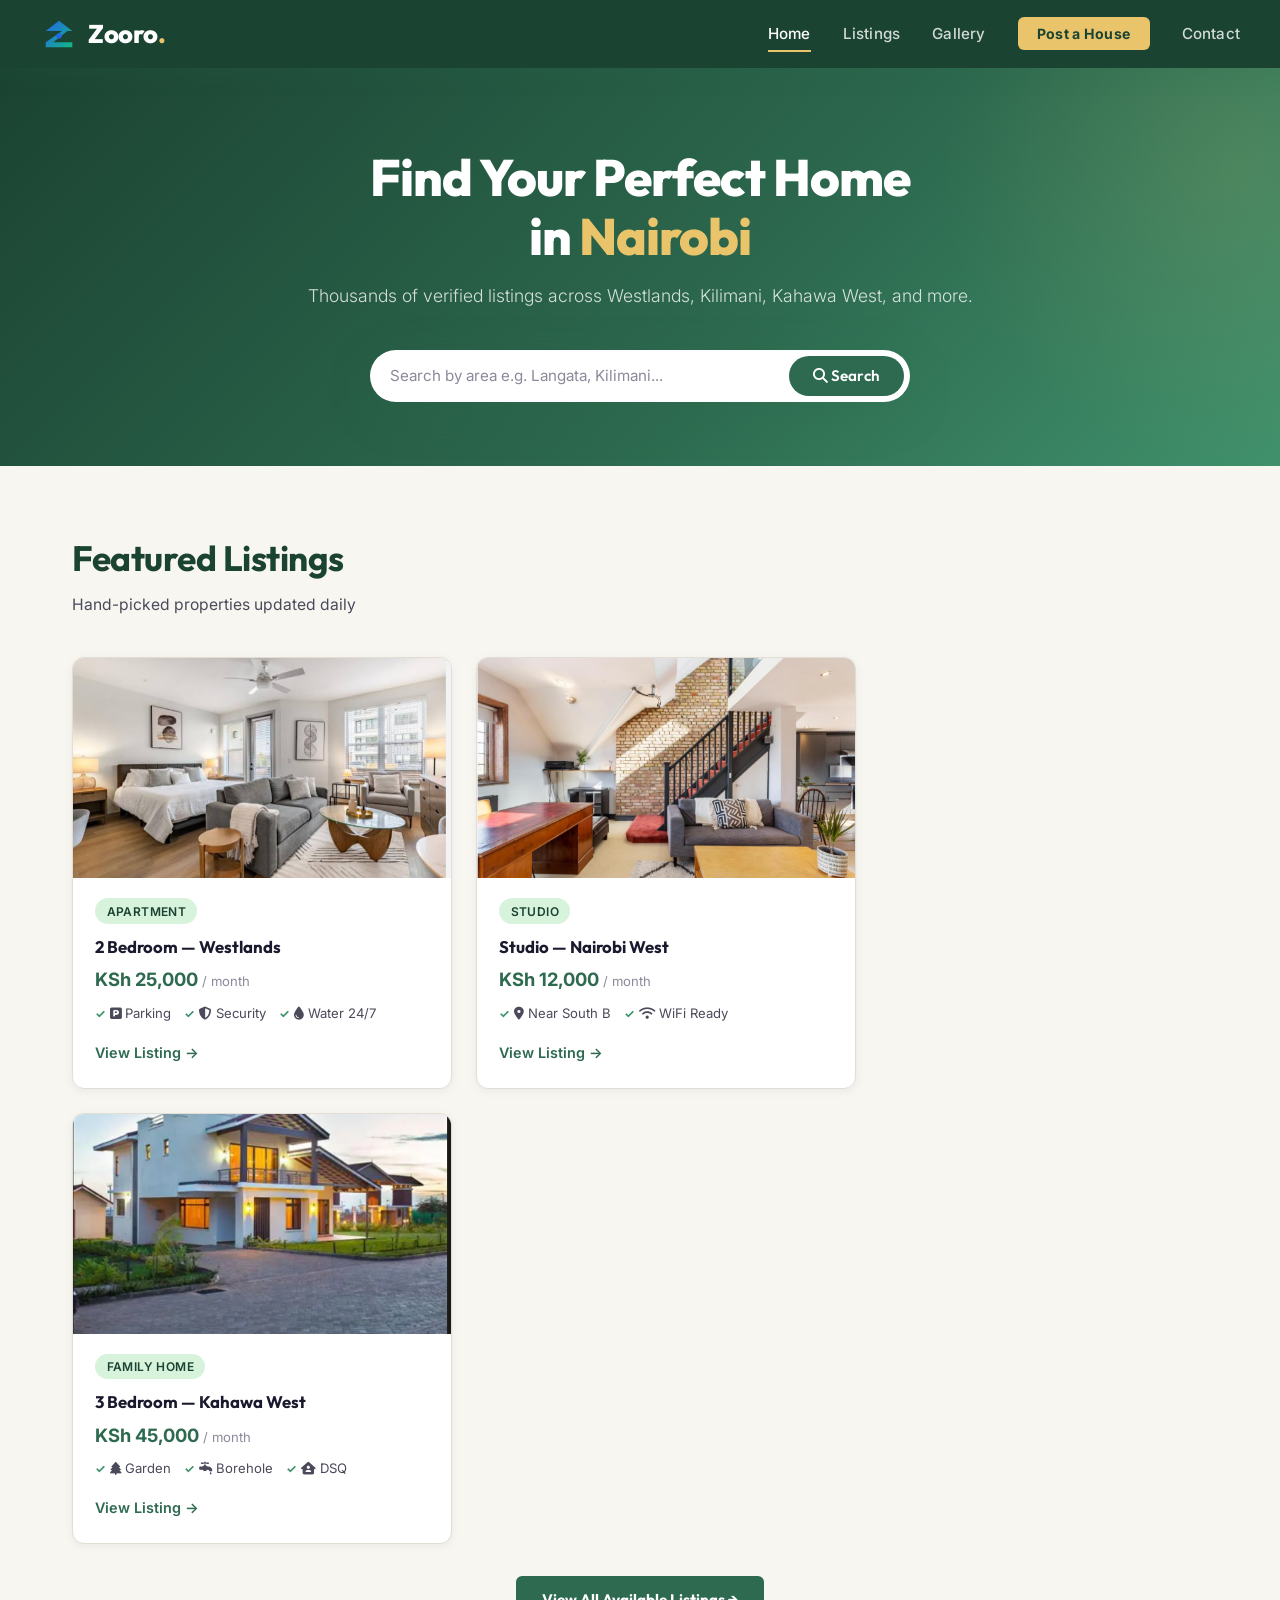
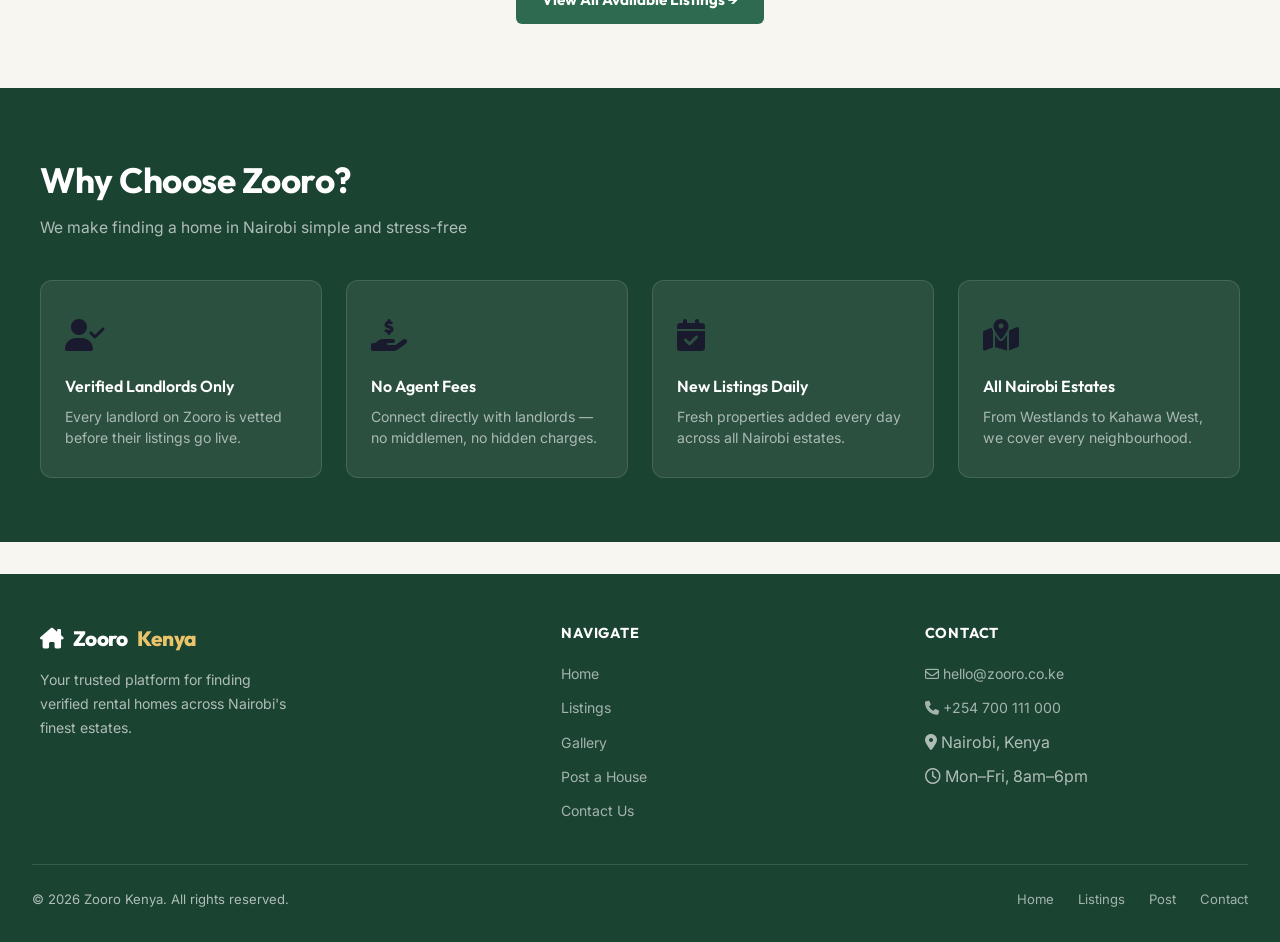
<file: index.html>
<!DOCTYPE html>
<html lang="en">
<head>
  <meta charset="UTF-8" />
  <meta name="viewport" content="width=device-width, initial-scale=1.0" />
  <title>Zooro — Find Your Home in Nairobi</title>
  <link rel="stylesheet" href="style.css" />
  <link rel="icon" type="image/svg+xml" href="favicon.svg.txt">
  <!-- Font Awesome 6 Icons -->
  <link rel="stylesheet" href="https://cdnjs.cloudflare.com/ajax/libs/font-awesome/6.5.1/css/all.min.css">
</head>
<body>

  <!-- NAVIGATION -->
  <nav>
    <div class="nav-container">
      <a href="index.html" class="brand-logo">
        <svg class="logo-svg" viewBox="0 0 100 100" xmlns="http://www.w3.org/2000/svg">
          <defs>
            <linearGradient id="zooroGradient" x1="0%" y1="0%" x2="100%" y2="100%">
              <stop offset="0%" stop-color="#2563EB" />
              <stop offset="100%" stop-color="#10B981" />
            </linearGradient>
          </defs>
          <path d="M 15 42 L 50 15 L 85 42 L 72 42 L 35 72 L 85 72 L 85 85 L 15 85 L 15 72 L 58 42 Z" fill="url(#zooroGradient)" />
          <circle cx="50" cy="55" r="7" fill="#2563EB" />
        </svg>
        <span class="brand-name">Zooro<span class="brand-dot">.</span></span>
      </a>
      <ul class="nav-links">
        <li><a href="index.html" class="active">Home</a></li>
        <li><a href="listings.html">Listings</a></li>
        <li><a href="gallery.html">Gallery</a></li>
        <li><a href="post.html" class="nav-cta">Post a House</a></li>
        <li><a href="contact.html">Contact</a></li>
      </ul>
    </div>
  </nav>

  <!-- HERO -->
  <header class="hero">
    <div class="hero-content">
      <h1>Find Your Perfect Home<br/>in <span>Nairobi</span></h1>
      <p>Thousands of verified listings across Westlands, Kilimani, Kahawa West, and more.</p>
      <form class="search-bar" action="listings.html" method="get">
        <input type="text" name="area" placeholder="Search by area e.g. Langata, Kilimani..." />
        <button type="submit"><i class="fa-solid fa-magnifying-glass"></i> Search</button>
      </form>
    </div>
  </header>

  <!-- FEATURED LISTINGS -->
  <section>
    <h2 class="section-title">Featured Listings</h2>
    <p class="section-subtitle">Hand-picked properties updated daily</p>
    <div class="listings-grid">

      <article class="listing-card">
        <img src="house2.1.png" alt="2 bedroom house in Westlands" />
        <div class="listing-card-body">
          <span class="listing-tag">Apartment</span>
          <h3>2 Bedroom — Westlands</h3>
          <p class="listing-price">KSh 25,000 <span>/ month</span></p>
          <ul class="listing-features">
            <li><i class="fa-solid fa-square-parking"></i> Parking</li>
            <li><i class="fa-solid fa-shield-halved"></i> Security</li>
            <li><i class="fa-solid fa-droplet"></i> Water 24/7</li>
          </ul>
          <a href="listings.html" class="btn-view">View Listing →</a>
        </div>
      </article>

      <article class="listing-card">
        <img src="house4.png" alt="Studio apartment near South B" />
        <div class="listing-card-body">
          <span class="listing-tag">Studio</span>
          <h3>Studio — Nairobi West</h3>
          <p class="listing-price">KSh 12,000 <span>/ month</span></p>
          <ul class="listing-features">
            <li><i class="fa-solid fa-location-dot"></i> Near South B</li>
            <li><i class="fa-solid fa-wifi"></i> WiFi Ready</li>
          </ul>
          <a href="listings.html" class="btn-view">View Listing →</a>
        </div>
      </article>

      <article class="listing-card">
        <img src="house3.png" alt="3 bedroom in Kahawa West" />
        <div class="listing-card-body">
          <span class="listing-tag">Family Home</span>
          <h3>3 Bedroom — Kahawa West</h3>
          <p class="listing-price">KSh 45,000 <span>/ month</span></p>
          <ul class="listing-features">
            <li><i class="fa-solid fa-tree"></i> Garden</li>
            <li><i class="fa-solid fa-faucet-drip"></i> Borehole</li>
            <li><i class="fa-solid fa-house-user"></i> DSQ</li>
          </ul>
          <a href="listings.html" class="btn-view">View Listing →</a>
        </div>
      </article>

    </div>
    <div style="text-align:center; margin-top:2rem;">
      <a href="listings.html" class="btn-primary">View All Available Listings →</a>
    </div>
  </section>

  <!-- WHY ZOORO -->
  <div class="features-section">
    <div class="features-inner">
      <h2 class="section-title">Why Choose Zooro?</h2>
      <p class="section-subtitle">We make finding a home in Nairobi simple and stress-free</p>
      <div class="features-grid">
        <div class="feature-card">
          <div class="feature-icon"><i class="fa-solid fa-user-check"></i></div>
          <h4>Verified Landlords Only</h4>
          <p>Every landlord on Zooro is vetted before their listings go live.</p>
        </div>
        <div class="feature-card">
          <div class="feature-icon"><i class="fa-solid fa-hand-holding-dollar"></i></div>
          <h4>No Agent Fees</h4>
          <p>Connect directly with landlords — no middlemen, no hidden charges.</p>
        </div>
        <div class="feature-card">
          <div class="feature-icon"><i class="fa-solid fa-calendar-check"></i></div>
          <h4>New Listings Daily</h4>
          <p>Fresh properties added every day across all Nairobi estates.</p>
        </div>
        <div class="feature-card">
          <div class="feature-icon"><i class="fa-solid fa-map-location-dot"></i></div>
          <h4>All Nairobi Estates</h4>
          <p>From Westlands to Kahawa West, we cover every neighbourhood.</p>
        </div>
      </div>
    </div>
  </div>

  <!-- FOOTER -->
  <footer>
    <div class="footer-inner">
      <div class="footer-brand">
        <div class="nav-logo"><i class="fa-solid fa-house-chimney"></i> Zooro<span style="color:var(--gold)">Kenya</span></div>
        <p>Your trusted platform for finding verified rental homes across Nairobi's finest estates.</p>
      </div>
      <div class="footer-col">
        <h5>Navigate</h5>
        <ul>
          <li><a href="index.html">Home</a></li>
          <li><a href="listings.html">Listings</a></li>
          <li><a href="gallery.html">Gallery</a></li>
          <li><a href="post.html">Post a House</a></li>
          <li><a href="contact.html">Contact Us</a></li>
        </ul>
      </div>
      <div class="footer-col">
        <h5>Contact</h5>
        <ul>
          <li><a href="mailto:hello@zooro.co.ke"><i class="fa-regular fa-envelope"></i> hello@zooro.co.ke</a></li>
          <li><a href="tel:+254700111000"><i class="fa-solid fa-phone"></i> +254 700 111 000</a></li>
          <li><span><i class="fa-solid fa-location-dot"></i> Nairobi, Kenya</span></li>
          <li><span><i class="fa-regular fa-clock"></i> Mon–Fri, 8am–6pm</span></li>
        </ul>
      </div>
    </div>
    <div class="footer-bottom">
      <span>© 2026 Zooro Kenya. All rights reserved.</span>
      <div style="display:flex;gap:1.5rem;">
        <a href="index.html">Home</a>
        <a href="listings.html">Listings</a>
        <a href="post.html">Post</a>
        <a href="contact.html">Contact</a>
      </div>
    </div>
  </footer>

  <script src="script.js" defer></script>
</body>
</html>
</file>
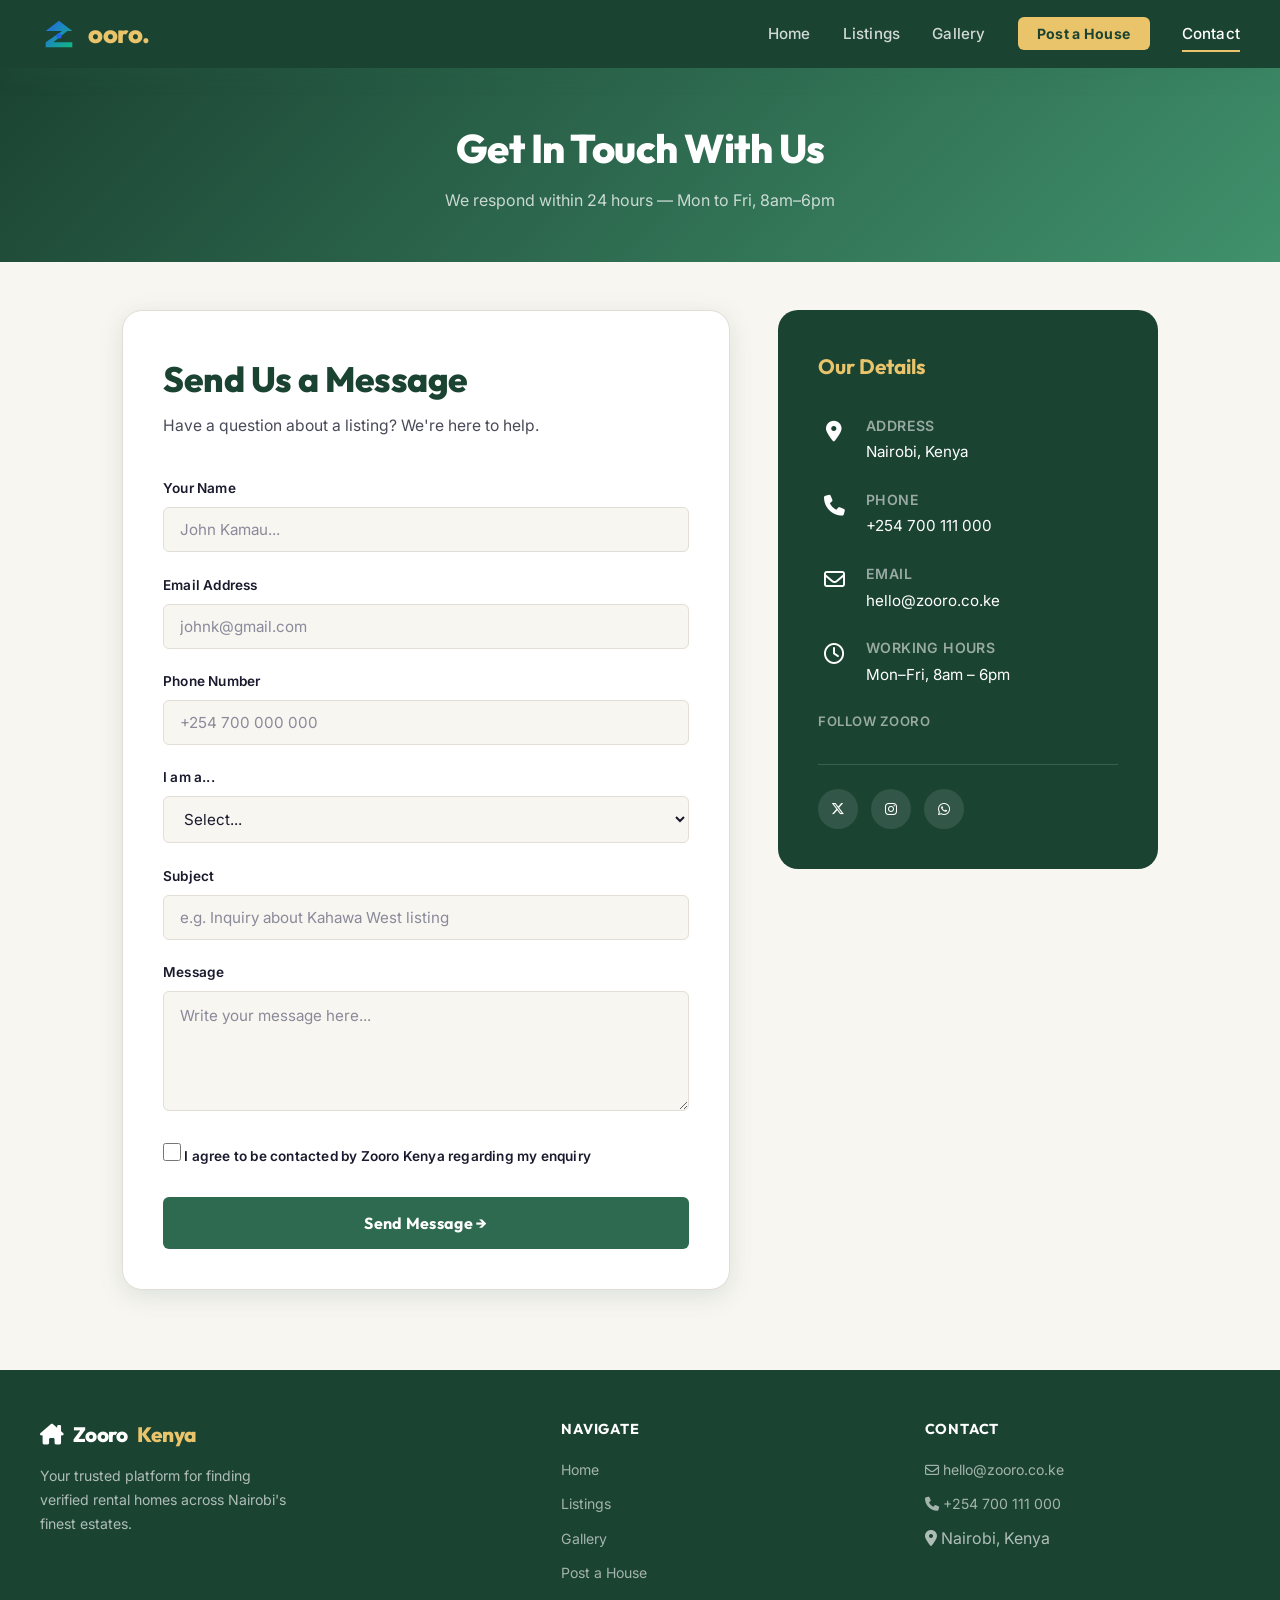
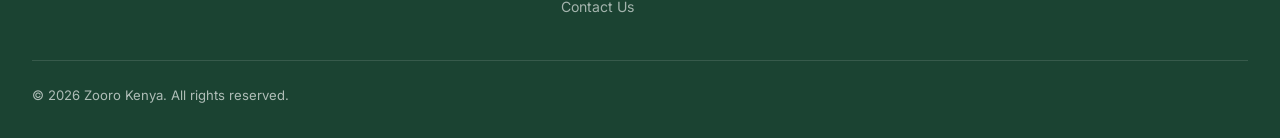
<file: contact.html>
<!DOCTYPE html>
<html lang="en">
<head>
  <meta charset="UTF-8" />
  <meta name="viewport" content="width=device-width, initial-scale=1.0" />
  <title>Contact Us — Zooro Kenya</title>
  <link rel="stylesheet" href="style.css" />
  <link rel="icon" type="image/svg+xml" href="favicon.svg.txt">
  <!-- Font Awesome 6 Icons -->
  <link rel="stylesheet" href="https://cdnjs.cloudflare.com/ajax/libs/font-awesome/6.5.1/css/all.min.css">
</head>
<body>

  <nav>
    <div class="nav-container">
      <a href="index.html" class="nav-logo">
        <svg class="logo-svg" viewBox="0 0 100 100" xmlns="http://www.w3.org/2000/svg">
          <defs>
            <linearGradient id="zooroGradient" x1="0%" y1="0%" x2="100%" y2="100%">
              <stop offset="0%" stop-color="#2563EB" />
              <stop offset="100%" stop-color="#10B981" />
            </linearGradient>
          </defs>
          <path d="M 15 42 L 50 15 L 85 42 L 72 42 L 35 72 L 85 72 L 85 85 L 15 85 L 15 72 L 58 42 Z" fill="url(#zooroGradient)" />
          <circle cx="50" cy="55" r="7" fill="#2563EB" />
        </svg>
        <span class="brand-name">ooro<span class="brand-dot">.</span></span>
      </a>
      <ul class="nav-links">
        <li><a href="index.html">Home</a></li>
        <li><a href="listings.html">Listings</a></li>
        <li><a href="gallery.html">Gallery</a></li>
        <li><a href="post.html" class="nav-cta">Post a House</a></li>
        <li><a href="contact.html" class="active">Contact</a></li>
      </ul>
    </div>
  </nav>

  <div class="page-header">
    <h1>Get In Touch With Us</h1>
    <p>We respond within 24 hours — Mon to Fri, 8am–6pm</p>
  </div>

  <div class="contact-layout">

    <!-- CONTACT FORM -->
    <div>
      <div class="form-card">
        <div class="form-header">
          <h2>Send Us a Message</h2>
          <p>Have a question about a listing? We're here to help.</p>
        </div>

        <form action="#" method="post">

          <div class="form-group">
            <label for="name">Your Name</label>
            <input type="text" id="name" name="name"
                   placeholder="John Kamau..." required />
          </div>

          <div class="form-group">
            <label for="email">Email Address</label>
            <input type="email" id="email" name="email"
                   placeholder="johnk@gmail.com" required />
          </div>

          <div class="form-group">
            <label for="contact-phone">Phone Number</label>
            <input type="tel" id="contact-phone" name="phone"
                   placeholder="+254 700 000 000" />
          </div>

          <div class="form-group">
            <label for="user-type">I am a...</label>
            <select id="user-type" name="user_type">
              <option value="" disabled selected>Select...</option>
              <option>Tenant</option>
              <option>Landlord</option>
              <option>Other</option>
            </select>
          </div>

          <div class="form-group">
            <label for="subject">Subject</label>
            <input type="text" id="subject" name="subject"
                   placeholder="e.g. Inquiry about Kahawa West listing" />
          </div>

          <div class="form-group">
            <label for="message">Message</label>
            <textarea id="message" name="message"
                      placeholder="Write your message here..." required></textarea>
          </div>

          <div class="form-group">
            <label class="checkbox-label">
              <input type="checkbox" name="agree" required />
              I agree to be contacted by Zooro Kenya regarding my enquiry
            </label>
          </div>

          <button type="submit" class="btn-submit">Send Message →</button>

        </form>
      </div>
    </div>

    <!-- OUR DETAILS SIDEBAR -->
    <div>
      <div class="contact-details-card">
        <h3>Our Details</h3>

        <address style="font-style:normal;">
          <div class="contact-item">
            <span class="contact-item-icon"><i class="fa-solid fa-location-dot"></i></span>
            <div class="contact-item-text">
              <p>Address</p>
              <span>Nairobi, Kenya</span>
            </div>
          </div>

          <div class="contact-item">
            <span class="contact-item-icon"><i class="fa-solid fa-phone"></i></span>
            <div class="contact-item-text">
              <p>Phone</p>
              <a href="tel:+254700111000">+254 700 111 000</a>
            </div>
          </div>

          <div class="contact-item">
            <span class="contact-item-icon"><i class="fa-regular fa-envelope"></i></span>
            <div class="contact-item-text">
              <p>Email</p>
              <a href="mailto:hello@zooro.co.ke">hello@zooro.co.ke</a>
            </div>
          </div>

          <div class="contact-item">
            <span class="contact-item-icon"><i class="fa-regular fa-clock"></i></span>
            <div class="contact-item-text">
              <p>Working Hours</p>
              <span>Mon–Fri, 8am – 6pm</span>
            </div>
          </div>
        </address>

        <div>
          <p style="color:rgba(255,255,255,0.55); font-size:0.82rem; text-transform:uppercase;
                    font-weight:600; letter-spacing:0.5px; margin-bottom:0.8rem;">
            Follow Zooro
          </p>
          <div class="social-links">
            <a href="#" class="social-link" aria-label="X (Twitter)"><i class="fa-brands fa-x-twitter"></i></a>
            <a href="#" class="social-link" aria-label="Instagram"><i class="fa-brands fa-instagram"></i></a>
            <a href="#" class="social-link" aria-label="WhatsApp"><i class="fa-brands fa-whatsapp"></i></a>
          </div>
        </div>
      </div>
    </div>

  </div>

  <footer>
    <div class="footer-inner">
      <div class="footer-brand">
        <div class="nav-logo"><i class="fa-solid fa-house-chimney"></i> Zooro<span style="color:var(--gold)">Kenya</span></div>
        <p>Your trusted platform for finding verified rental homes across Nairobi's finest estates.</p>
      </div>
      <div class="footer-col">
        <h5>Navigate</h5>
        <ul>
          <li><a href="index.html">Home</a></li>
          <li><a href="listings.html">Listings</a></li>
          <li><a href="gallery.html">Gallery</a></li>
          <li><a href="post.html">Post a House</a></li>
          <li><a href="contact.html">Contact Us</a></li>
        </ul>
      </div>
      <div class="footer-col">
        <h5>Contact</h5>
        <ul>
          <li><a href="mailto:hello@zooro.co.ke"><i class="fa-regular fa-envelope"></i> hello@zooro.co.ke</a></li>
          <li><a href="tel:+254700111000"><i class="fa-solid fa-phone"></i> +254 700 111 000</a></li>
          <li><span><i class="fa-solid fa-location-dot"></i> Nairobi, Kenya</span></li>
        </ul>
      </div>
    </div>
    <div class="footer-bottom">
      <span>© 2026 Zooro Kenya. All rights reserved.</span>
    </div>
  </footer>

  <script src="script.js" defer></script>
</body>
</html>
</file>
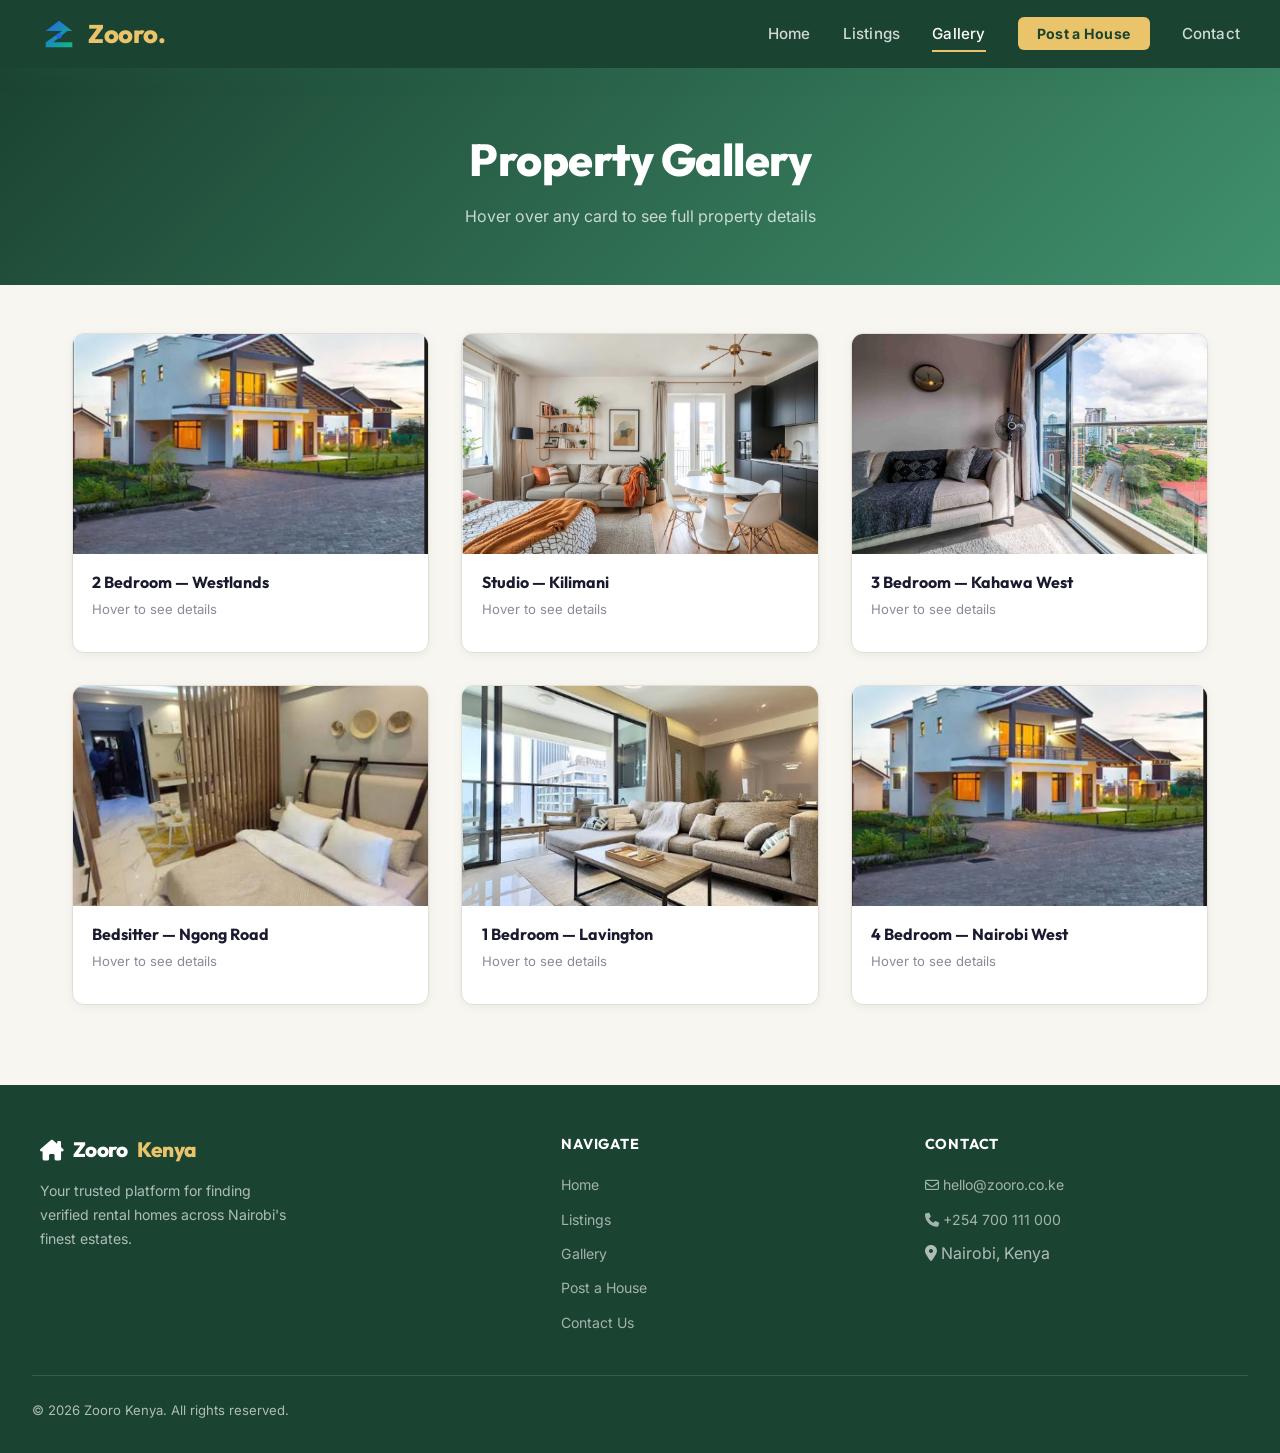
<file: gallery.html>
<!DOCTYPE html>
<html lang="en">
<head>
  <meta charset="UTF-8" />
  <meta name="viewport" content="width=device-width, initial-scale=1.0" />
  <title>Gallery — Zooro Kenya</title>
  <link rel="stylesheet" href="style.css" />
  <link rel="icon" type="image/svg+xml" href="favicon.svg.txt">
  <!-- Font Awesome 6 Icons -->
  <link rel="stylesheet" href="https://cdnjs.cloudflare.com/ajax/libs/font-awesome/6.5.1/css/all.min.css">
</head>
<body>

  <nav>
    <div class="nav-container">
      <a href="index.html" class="nav-logo">
        <svg class="logo-svg" viewBox="0 0 100 100" xmlns="http://www.w3.org/2000/svg">
          <defs>
            <linearGradient id="zooroGradient" x1="0%" y1="0%" x2="100%" y2="100%">
              <stop offset="0%" stop-color="#2563EB" />
              <stop offset="100%" stop-color="#10B981" />
            </linearGradient>
          </defs>
          <path d="M 15 42 L 50 15 L 85 42 L 72 42 L 35 72 L 85 72 L 85 85 L 15 85 L 15 72 L 58 42 Z" fill="url(#zooroGradient)" />
          <circle cx="50" cy="55" r="7" fill="#2563EB" />
        </svg>
        <span class="brand-name">Zooro<span class="brand-dot">.</span></span>
      </a>
      <ul class="nav-links">
        <li><a href="index.html">Home</a></li>
        <li><a href="listings.html">Listings</a></li>
        <li><a href="gallery.html" class="active">Gallery</a></li>
        <li><a href="post.html" class="nav-cta">Post a House</a></li>
        <li><a href="contact.html">Contact</a></li>
      </ul>
    </div>
  </nav>

  <div class="gallery-hero">
    <h1>Property Gallery</h1>
    <p>Hover over any card to see full property details</p>
  </div>

  <div class="gallery-grid">

    <div class="flip-card">
      <div class="flip-card-inner">
        <div class="flip-card-front">
          <img src="house3.png" alt="Westlands Apartment" />
          <div class="card-caption">
            <h4>2 Bedroom — Westlands</h4>
            <p>Hover to see details</p>
          </div>
        </div>
        <div class="flip-card-back">
          <div class="back-icon"><i class="fa-solid fa-building"></i></div>
          <h4>2 Bedroom Apartment</h4>
          <div class="back-price">KSh 25,000/mo</div>
          <p>Spacious unit with parking, 24/7 security and uninterrupted water supply.</p>
          <a href="listings.html">View Listing</a>
        </div>
      </div>
    </div>

    <div class="flip-card">
      <div class="flip-card-inner">
        <div class="flip-card-front">
          <img src="house00.png" alt="Kilimani Studio" />
          <div class="card-caption">
            <h4>Studio — Kilimani</h4>
            <p>Hover to see details</p>
          </div>
        </div>
        <div class="flip-card-back">
          <div class="back-icon"><i class="fa-solid fa-house-chimney-window"></i></div>
          <h4>Studio Apartment</h4>
          <div class="back-price">KSh 12,000/mo</div>
          <p>Cosy studio near Yaya Centre. WiFi-ready, walking distance to matatus.</p>
          <a href="listings.html">View Listing</a>
        </div>
      </div>
    </div>

    <div class="flip-card">
      <div class="flip-card-inner">
        <div class="flip-card-front">
          <img src="house4.1.png" alt="Kahawa West Family Home" />
          <div class="card-caption">
            <h4>3 Bedroom — Kahawa West</h4>
            <p>Hover to see details</p>
          </div>
        </div>
        <div class="flip-card-back">
          <div class="back-icon"><i class="fa-solid fa-house-user"></i></div>
          <h4>3 Bedroom Family Home</h4>
          <div class="back-price">KSh 45,000/mo</div>
          <p>Large garden, borehole water, DSQ, and ample parking. Ideal for families.</p>
          <a href="listings.html">View Listing</a>
        </div>
      </div>
    </div>

    <div class="flip-card">
      <div class="flip-card-inner">
        <div class="flip-card-front">
          <img src="house1.png" alt="Bedsitter Ngong Road" />
          <div class="card-caption">
            <h4>Bedsitter — Ngong Road</h4>
            <p>Hover to see details</p>
          </div>
        </div>
        <div class="flip-card-back">
          <div class="back-icon"><i class="fa-solid fa-bed"></i></div>
          <h4>Bedsitter</h4>
          <div class="back-price">KSh 8,000/mo</div>
          <p>Compact and affordable. Electricity prepaid, water included. Available now.</p>
          <a href="listings.html">View Listing</a>
        </div>
      </div>
    </div>

    <div class="flip-card">
      <div class="flip-card-inner">
        <div class="flip-card-front">
          <img src="house0.1.png" alt="1 Bedroom Lavington" />
          <div class="card-caption">
            <h4>1 Bedroom — Lavington</h4>
            <p>Hover to see details</p>
          </div>
        </div>
        <div class="flip-card-back">
          <div class="back-icon"><i class="fa-solid fa-city"></i></div>
          <h4>1 Bedroom Apartment</h4>
          <div class="back-price">KSh 22,000/mo</div>
          <p>Quiet neighbourhood, fitted kitchen, balcony with Nairobi skyline view.</p>
          <a href="listings.html">View Listing</a>
        </div>
      </div>
    </div>

    <div class="flip-card">
      <div class="flip-card-inner">
        <div class="flip-card-front">
          <img src="house3.png" alt="4 Bedroom Nairobi West" />
          <div class="card-caption">
            <h4>4 Bedroom — Nairobi West</h4>
            <p>Hover to see details</p>
          </div>
        </div>
        <div class="flip-card-back">
          <div class="back-icon"><i class="fa-solid fa-warehouse"></i></div>
          <img src="house5.1.png" alt="4 Bedroom Nairobi West" />
          <h4>4 Bedroom Maisonette</h4>
          <div class="back-price">KSh 45,000/mo</div>
          <p>Corner unit maisonette, 2 bathrooms, servant's quarter, gated community.</p>
          <a href="listings.html">View Listing</a>
        </div>
      </div>
    </div>

  </div>

  <footer>
    <div class="footer-inner">
      <div class="footer-brand">
        <div class="nav-logo"><i class="fa-solid fa-house-chimney"></i> Zooro<span style="color:var(--gold)">Kenya</span></div>
        <p>Your trusted platform for finding verified rental homes across Nairobi's finest estates.</p>
      </div>
      <div class="footer-col">
        <h5>Navigate</h5>
        <ul>
          <li><a href="index.html">Home</a></li>
          <li><a href="listings.html">Listings</a></li>
          <li><a href="gallery.html">Gallery</a></li>
          <li><a href="post.html">Post a House</a></li>
          <li><a href="contact.html">Contact Us</a></li>
        </ul>
      </div>
      <div class="footer-col">
        <h5>Contact</h5>
        <ul>
          <li><a href="mailto:hello@zooro.co.ke"><i class="fa-regular fa-envelope"></i> hello@zooro.co.ke</a></li>
          <li><a href="tel:+254700111000"><i class="fa-solid fa-phone"></i> +254 700 111 000</a></li>
          <li><span><i class="fa-solid fa-location-dot"></i> Nairobi, Kenya</span></li>
        </ul>
      </div>
    </div>
    <div class="footer-bottom">
      <span>© 2026 Zooro Kenya. All rights reserved.</span>
    </div>
  </footer>

  <script src="script.js" defer></script>
</body>
</html>
</file>
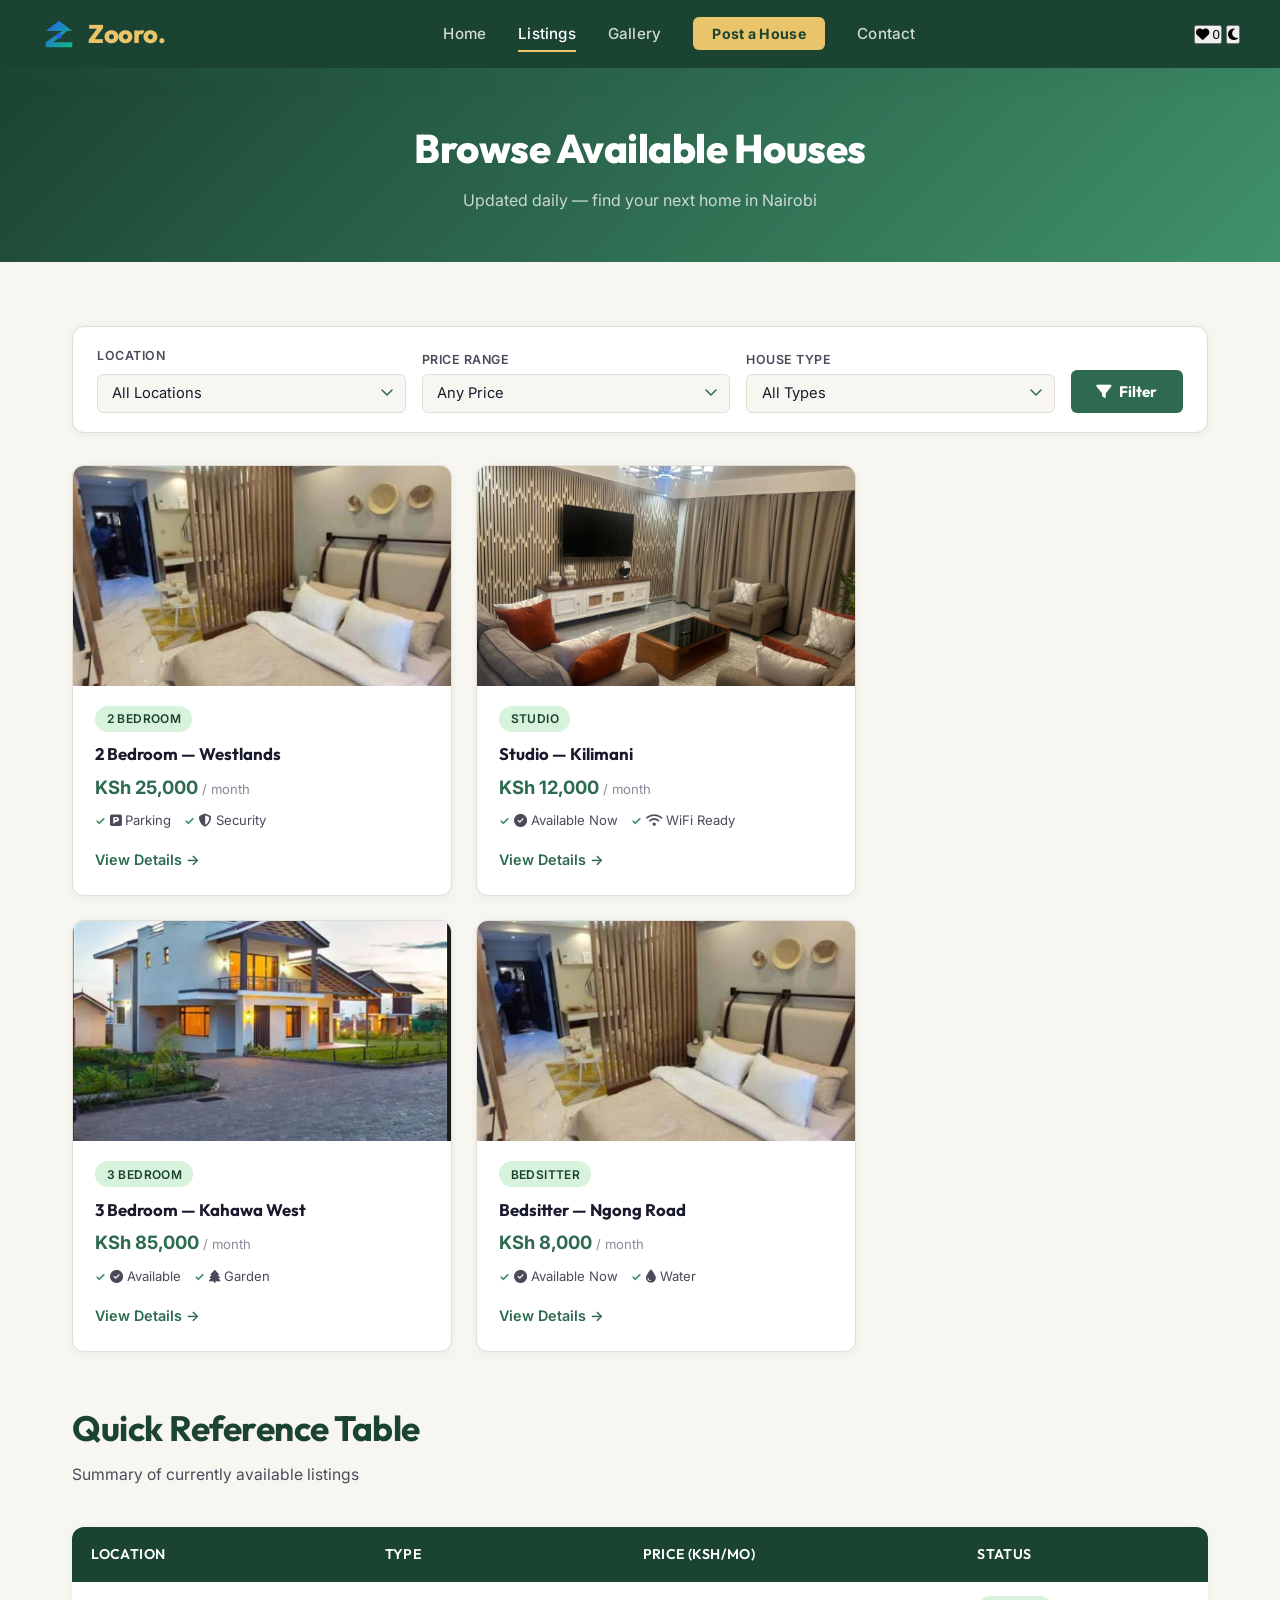
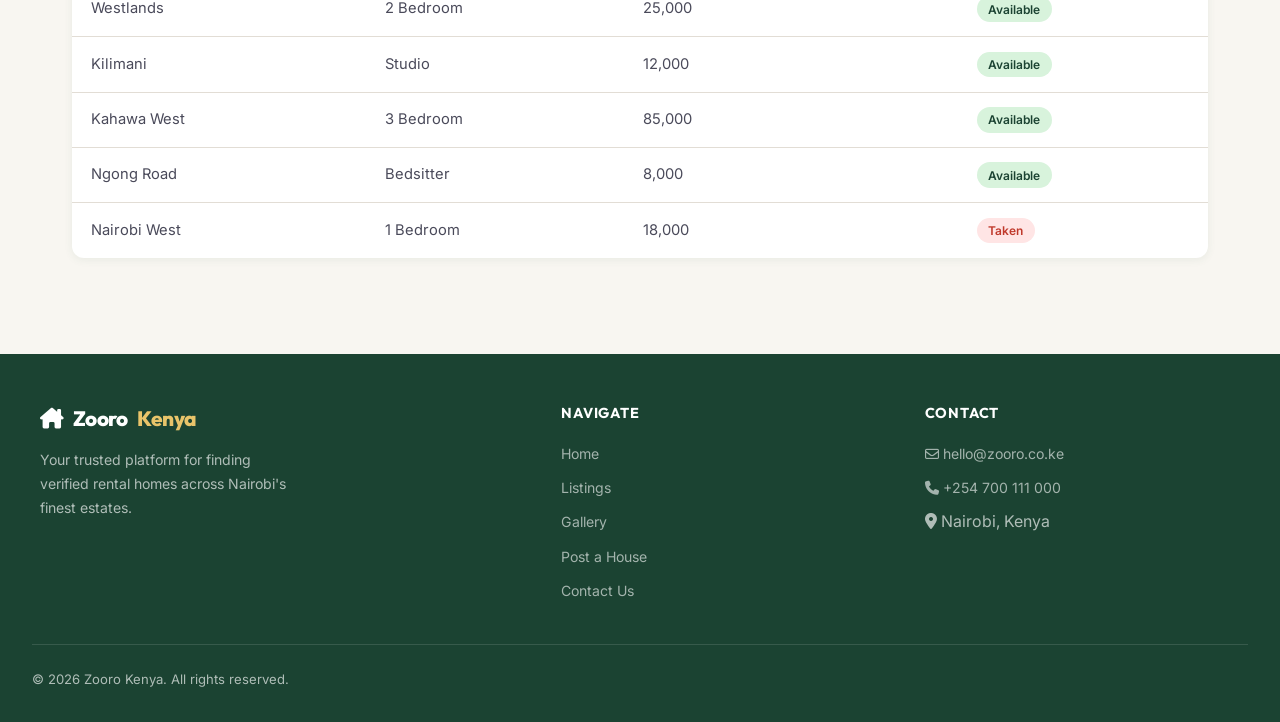
<file: listings.html>
<!DOCTYPE html>
<html lang="en">
<head>
  <meta charset="UTF-8" />
  <meta name="viewport" content="width=device-width, initial-scale=1.0" />
  <title>Listings — Zooro Kenya</title>
  <link rel="stylesheet" href="style.css" />
  <link rel="icon" type="image/svg+xml" href="favicon.svg.txt">
  <!-- Font Awesome 6 Icons -->
  <link rel="stylesheet" href="https://cdnjs.cloudflare.com/ajax/libs/font-awesome/6.5.1/css/all.min.css">
</head>
<body>

  <nav>
    <div class="nav-container">
      <a href="index.html" class="nav-logo">
        <svg class="logo-svg" viewBox="0 0 100 100" xmlns="http://www.w3.org/2000/svg">
          <defs>
            <linearGradient id="zooroGradient" x1="0%" y1="0%" x2="100%" y2="100%">
              <stop offset="0%" stop-color="#2563EB" />
              <stop offset="100%" stop-color="#10B981" />
            </linearGradient>
          </defs>
          <path d="M 15 42 L 50 15 L 85 42 L 72 42 L 35 72 L 85 72 L 85 85 L 15 85 L 15 72 L 58 42 Z" fill="url(#zooroGradient)" />
          <circle cx="50" cy="55" r="7" fill="#2563EB" />
        </svg>
        <span class="brand-name">Zooro<span class="brand-dot">.</span></span>
      </a>
      <ul class="nav-links">
        <li><a href="index.html">Home</a></li>
        <li><a href="listings.html" class="active">Listings</a></li>
        <li><a href="gallery.html">Gallery</a></li>
        <li><a href="post.html" class="nav-cta">Post a House</a></li>
        <li><a href="contact.html">Contact</a></li>
      </ul>
      <div class="nav-actions">
        <span id="user-greeting" class="user-greeting"></span>
        <button id="favorites-btn" class="favorites-btn" title="Saved listings"><i class="fa-solid fa-heart heart-icon"></i> <span id="favorites-count">0</span></button>
        <button id="theme-toggle" class="theme-toggle-btn" aria-label="Toggle dark mode" title="Toggle dark mode"><i class="fa-solid fa-moon"></i></button>
      </div>
    </div>
  </nav>

  <div class="page-header">
    <h1>Browse Available Houses</h1>
    <p>Updated daily — find your next home in Nairobi</p>
  </div>

  <section>

    <!-- FILTER BAR -->
    <form class="filter-bar" action="#" method="get">
      <div class="filter-group">
        <label for="location">Location</label>
<div class="filter-group">
</div>
        <select id="location" name="location">
          <option value="">All Locations</option>
          <option>Westlands</option>
          <option>Kilimani</option>
          <option>Kahawa West</option>
          <option>Ngong Road</option>
          <option>Nairobi West</option>
          <option>Lavington</option>
        </select>
      </div>
      <div class="filter-group">
        <label for="price">Price Range</label>
        <select id="price" name="price">
          <option value="">Any Price</option>
          <option>Under KSh 10,000</option>
          <option>KSh 10,000 – 20,000</option>
          <option>KSh 20,000 – 40,000</option>
          <option>KSh 40,000+</option>
        </select>
      </div>
      <div class="filter-group">
        <label for="type">House Type</label>
        <select id="type" name="type">
          <option value="">All Types</option>
          <option>Bedsitter</option>
          <option>Studio</option>
          <option>1 Bedroom</option>
          <option>2 Bedroom</option>
          <option>3 Bedroom</option>
        </select>
      </div>
      <button type="submit" class="btn-primary" style="align-self:flex-end;"><i class="fa-solid fa-filter"></i> Filter</button>
    </form>

    <!-- LISTINGS GRID -->
    <div class="listings-grid">

      <article class="listing-card" data-listing-id="listings-westlands-2br">
        <button class="favorite-btn" aria-label="Save to favorites"><i class="fa-regular fa-heart"></i></button>
        <img src="house1.png" alt="2 bedroom Westlands" />
        <div class="listing-card-body">
          <span class="listing-tag">2 Bedroom</span>
          <h3>2 Bedroom — Westlands</h3>
          <p class="listing-price">KSh 25,000 <span>/ month</span></p>
          <ul class="listing-features">
            <li><i class="fa-solid fa-square-parking"></i> Parking</li>
            <li><i class="fa-solid fa-shield-halved"></i> Security</li>
          </ul>
          <a href="#" class="btn-view">View Details →</a>
        </div>
      </article>

      <article class="listing-card" data-listing-id="listings-kilimani-studio">
        <button class="favorite-btn" aria-label="Save to favorites"><i class="fa-regular fa-heart"></i></button>
        <img src="house2.png" alt="Studio Kilimani" />
        <div class="listing-card-body">
          <span class="listing-tag">Studio</span>
          <h3>Studio — Kilimani</h3>
          <p class="listing-price">KSh 12,000 <span>/ month</span></p>
          <ul class="listing-features">
            <li><i class="fa-solid fa-circle-check"></i> Available Now</li>
            <li><i class="fa-solid fa-wifi"></i> WiFi Ready</li>
          </ul>
          <a href="#" class="btn-view">View Details →</a>
        </div>
      </article>

      <article class="listing-card" data-listing-id="listings-kahawa-west-3br">
        <button class="favorite-btn" aria-label="Save to favorites"><i class="fa-regular fa-heart"></i></button>
        <img src="house3.png" alt="3 bedroom Kahawa West" />
        <div class="listing-card-body">
          <span class="listing-tag">3 Bedroom</span>
          <h3>3 Bedroom — Kahawa West</h3>
          <p class="listing-price">KSh 85,000 <span>/ month</span></p>
          <ul class="listing-features">
            <li><i class="fa-solid fa-circle-check"></i> Available</li>
            <li><i class="fa-solid fa-tree"></i> Garden</li>
          </ul>
          <a href="#" class="btn-view">View Details →</a>
        </div>
      </article>

      <article class="listing-card" data-listing-id="listings-ngong-road-bedsitter">
        <button class="favorite-btn" aria-label="Save to favorites"><i class="fa-regular fa-heart"></i></button>
        <img src="house1.png" alt="Bedsitter Ngong Road" />
        <div class="listing-card-body">
          <span class="listing-tag">Bedsitter</span>
          <h3>Bedsitter — Ngong Road</h3>
          <p class="listing-price">KSh 8,000 <span>/ month</span></p>
          <ul class="listing-features">
            <li><i class="fa-solid fa-circle-check"></i> Available Now</li>
            <li><i class="fa-solid fa-droplet"></i> Water</li>
          </ul>
          <a href="#" class="btn-view">View Details →</a>
        </div>
      </article>

    </div>

    <!-- SUMMARY TABLE -->
    <h2 class="section-title" style="margin-top:3rem;">Quick Reference Table</h2>
    <p class="section-subtitle">Summary of currently available listings</p>
    <table class="summary-table">
      <thead>
        <tr>
          <th>Location</th>
          <th>Type</th>
          <th>Price (KSh/mo)</th>
          <th>Status</th>
        </tr>
      </thead>
      <tbody>
        <tr>
          <td>Westlands</td>
          <td>2 Bedroom</td>
          <td>25,000</td>
          <td><span class="status-badge available">Available</span></td>
        </tr>
        <tr>
          <td>Kilimani</td>
          <td>Studio</td>
          <td>12,000</td>
          <td><span class="status-badge available">Available</span></td>
        </tr>
        <tr>
          <td>Kahawa West</td>
          <td>3 Bedroom</td>
          <td>85,000</td>
          <td><span class="status-badge available">Available</span></td>
        </tr>
        <tr>
          <td>Ngong Road</td>
          <td>Bedsitter</td>
          <td>8,000</td>
          <td><span class="status-badge available">Available</span></td>
        </tr>
        <tr>
          <td>Nairobi West</td>
          <td>1 Bedroom</td>
          <td>18,000</td>
          <td><span class="status-badge taken">Taken</span></td>
        </tr>
      </tbody>
    </table>

  </section>

  <footer>
    <div class="footer-inner">
      <div class="footer-brand">
        <div class="nav-logo"><i class="fa-solid fa-house-chimney"></i> Zooro<span style="color:var(--gold)">Kenya</span></div>
        <p>Your trusted platform for finding verified rental homes across Nairobi's finest estates.</p>
      </div>
      <div class="footer-col">
        <h5>Navigate</h5>
        <ul>
          <li><a href="index.html">Home</a></li>
          <li><a href="listings.html">Listings</a></li>
          <li><a href="gallery.html">Gallery</a></li>
          <li><a href="post.html">Post a House</a></li>
          <li><a href="contact.html">Contact Us</a></li>
        </ul>
      </div>
      <div class="footer-col">
        <h5>Contact</h5>
        <ul>
          <li><a href="mailto:hello@zooro.co.ke"><i class="fa-regular fa-envelope"></i> hello@zooro.co.ke</a></li>
          <li><a href="tel:+254700111000"><i class="fa-solid fa-phone"></i> +254 700 111 000</a></li>
          <li><span><i class="fa-solid fa-location-dot"></i> Nairobi, Kenya</span></li>
        </ul>
      </div>
    </div>
    <div class="footer-bottom">
      <span>© 2026 Zooro Kenya. All rights reserved.</span>
    </div>
  </footer>

  <script src="script.js" defer></script>
</body>
</html>
</file>
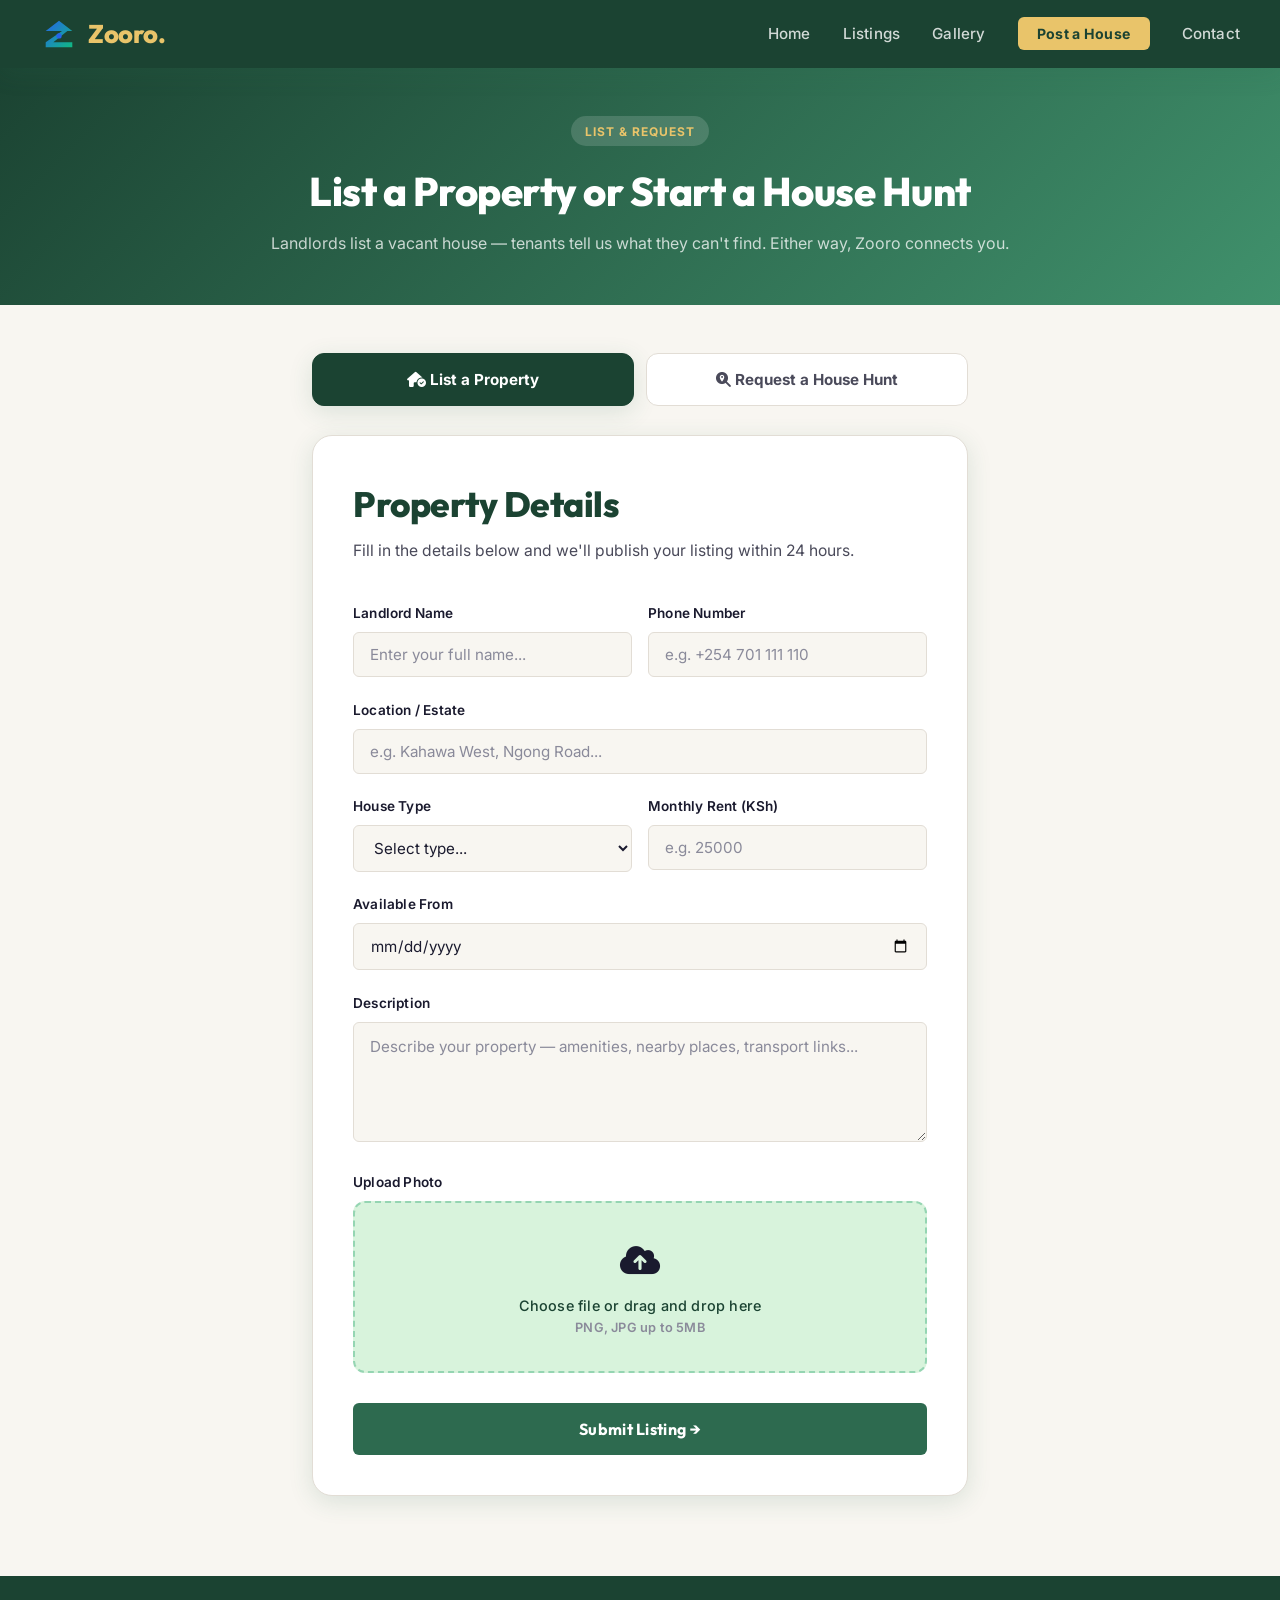
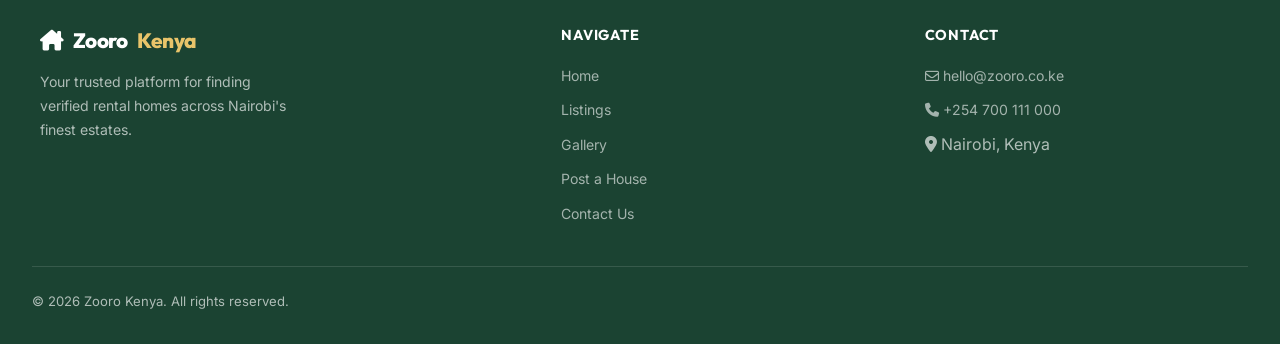
<file: post.html>
<!DOCTYPE html>
<html lang="en">
<head>
  <meta charset="UTF-8" />
  <meta name="viewport" content="width=device-width, initial-scale=1.0" />
  <title>Post a House &amp; House Hunt Requests — Zooro Kenya</title>
  <link rel="stylesheet" href="style.css" />
  <!-- Font Awesome 6 Icons -->
  <link rel="stylesheet" href="https://cdnjs.cloudflare.com/ajax/libs/font-awesome/6.5.1/css/all.min.css">
</head>
<body>

  <nav>
    <div class="nav-container">
      <a href="index.html" class="nav-logo">
        <svg class="logo-svg" viewBox="0 0 100 100" xmlns="http://www.w3.org/2000/svg">
          <defs>
            <linearGradient id="zooroGradient" x1="0%" y1="0%" x2="100%" y2="100%">
              <stop offset="0%" stop-color="#2563EB" />
              <stop offset="100%" stop-color="#10B981" />
            </linearGradient>
          </defs>
          <path d="M 15 42 L 50 15 L 85 42 L 72 42 L 35 72 L 85 72 L 85 85 L 15 85 L 15 72 L 58 42 Z" fill="url(#zooroGradient)" />
          <circle cx="50" cy="55" r="7" fill="#2563EB" />
        </svg>
        <span class="brand-name">Zooro<span class="brand-dot">.</span></span>
      </a>
      <ul class="nav-links">
        <li><a href="index.html">Home</a></li>
        <li><a href="listings.html">Listings</a></li>
        <li><a href="gallery.html">Gallery</a></li>
        <li><a href="post.html" class="nav-cta active">Post a House</a></li>
        <li><a href="contact.html">Contact</a></li>
      </ul>
    </div>
  </nav>

  <div class="page-header">
    <span class="page-eyebrow">List &amp; Request</span>
    <h1>List a Property or Start a House Hunt</h1>
    <p>Landlords list a vacant house — tenants tell us what they can't find. Either way, Zooro connects you.</p>
  </div>

  <div class="form-section">

    <!-- TOGGLE TABS -->
    <div class="form-toggle" role="tablist">
      <button type="button" id="tab-landlord" class="toggle-tab active" role="tab" aria-selected="true">
        <i class="fa-solid fa-house-circle-check"></i> List a Property
      </button>
      <button type="button" id="tab-hunt" class="toggle-tab" role="tab" aria-selected="false">
        <i class="fa-solid fa-magnifying-glass-location"></i> Request a House Hunt
      </button>
    </div>

    <!-- PANEL 1: LANDLORD — LIST A PROPERTY -->
    <div id="panel-landlord" class="form-panel">
      <div class="form-card">
        <div class="form-header">
          <h2>Property Details</h2>
          <p>Fill in the details below and we'll publish your listing within 24 hours.</p>
        </div>

        <!-- FIXED ACTION ATTRIBUTE BELOW (process_listing.php) -->
        <form action="process_listing.php" method="POST" enctype="multipart/form-data">

          <div class="form-row">
            <div class="form-group">
              <label for="landlord-name">Landlord Name</label>
              <input type="text" id="landlord-name" name="landlord_name"
                     placeholder="Enter your full name..." required />
            </div>
            <div class="form-group">
              <label for="phone">Phone Number</label>
              <input type="tel" id="phone" name="phone"
                     placeholder="e.g. +254 701 111 110" required />
            </div>
          </div>

          <div class="form-group">
            <label for="location">Location / Estate</label>
            <input type="text" id="location" name="location"
                   placeholder="e.g. Kahawa West, Ngong Road..." required />
          </div>

          <div class="form-row">
            <div class="form-group">
              <label for="house-type">House Type</label>
              <select id="house-type" name="house_type" required>
                <option value="" disabled selected>Select type...</option>
                <option value="Bedsitter">Bedsitter</option>
                <option value="Studio">Studio</option>
                <option value="1 Bedroom">1 Bedroom</option>
                <option value="2 Bedroom">2 Bedroom</option>
                <option value="3 Bedroom">3 Bedroom</option>
                <option value="4 Bedroom+">4 Bedroom+</option>
                <option value="Maisonette">Maisonette</option>
              </select>
            </div>
            <div class="form-group">
              <label for="rent">Monthly Rent (KSh)</label>
              <input type="number" id="rent" name="rent"
                     placeholder="e.g. 25000" min="1000" required />
            </div>
          </div>

          <div class="form-group">
            <label for="available-from">Available From</label>
            <input type="date" id="available-from" name="available_from" required />
          </div>

          <div class="form-group">
            <label for="description">Description</label>
            <textarea id="description" name="description"
                      placeholder="Describe your property — amenities, nearby places, transport links..."></textarea>
          </div>

          <div class="form-group">
            <label>Upload Photo</label>
            <label class="file-upload-area" for="photo-upload">
              <input type="file" id="photo-upload" name="photos"
                     accept="image/*" />
              <div class="upload-icon"><i class="fa-solid fa-cloud-arrow-up"></i></div>
              <p>Choose file or drag and drop here</p>
              <span>PNG, JPG up to 5MB</span>
            </label>
          </div>

          <button type="submit" class="btn-submit">Submit Listing →</button>

        </form>
      </div>
    </div>

    <!-- PANEL 2: TENANT — REQUEST A HOUSE HUNT -->
    <div id="panel-hunt" class="form-panel hidden">
      <div class="form-card">
        <div class="form-header">
          <span class="hunt-badge">Relax — we'll find it for you</span>
          <h2>Tell Us What You're Looking For</h2>
          <p>Can't find the right house on Listings? Submit a request and a Zooro scout will search for it and get back to you within 24 hours.</p>
        </div>

        <form action="process_hunt.php" method="POST">

          <div class="form-row">
            <div class="form-group">
              <label for="hunt-name">Your Name</label>
              <input type="text" id="hunt-name" name="hunt_name"
                     placeholder="Enter your full name..." required />
            </div>
            <div class="form-group">
              <label for="hunt-phone">Phone Number</label>
              <input type="tel" id="hunt-phone" name="hunt_phone"
                     placeholder="e.g. +254 701 111 110" required />
            </div>
          </div>

          <div class="form-group">
            <label for="hunt-location">Preferred Location(s)</label>
            <input type="text" id="hunt-location" name="hunt_location"
                   placeholder="e.g. Kilimani, Lavington, or Westlands..." required />
          </div>

          <div class="form-row">
            <div class="form-group">
              <label for="hunt-house-type">House Type Needed</label>
              <select id="hunt-house-type" name="hunt_house_type" required>
                <option value="" disabled selected>Select type...</option>
                <option value="Bedsitter">Bedsitter</option>
                <option value="Studio">Studio</option>
                <option value="1 Bedroom">1 Bedroom</option>
                <option value="2 Bedroom">2 Bedroom</option>
                <option value="3 Bedroom">3 Bedroom</option>
                <option value="4 Bedroom+">4 Bedroom+</option>
                <option value="Maisonette">Maisonette</option>
              </select>
            </div>
            <div class="form-group">
              <label for="hunt-budget">Budget Range</label>
              <select id="hunt-budget" name="hunt_budget" required>
                <option value="" disabled selected>Select budget...</option>
                <option value="Under KSh 10,000">Under KSh 10,000</option>
                <option value="KSh 10,000 – 20,000">KSh 10,000 – 20,000</option>
                <option value="KSh 20,000 – 40,000">KSh 20,000 – 40,000</option>
                <option value="KSh 40,000+">KSh 40,000+</option>
              </select>
            </div>
          </div>

          <div class="form-group">
            <label for="hunt-timeframe">Move-in Timeframe</label>
            <select id="hunt-timeframe" name="hunt_timeframe" required>
              <option value="" disabled selected>Select timeframe...</option>
              <option value="As soon as possible">As soon as possible</option>
              <option value="Within 2 weeks">Within 2 weeks</option>
              <option value="Within a month">Within a month</option>
              <option value="Flexible">Flexible</option>
            </select>
          </div>

          <div class="form-group">
            <label for="hunt-notes">Must-Have Features <span class="optional-tag">(optional)</span></label>
            <textarea id="hunt-notes" name="hunt_notes"
                      placeholder="e.g. parking, backup water, near a bus stage, pet-friendly..."></textarea>
          </div>

          <button type="submit" class="btn-submit">Submit Request →</button>

        </form>
      </div>
    </div>

  </div>

  <footer>
    <div class="footer-inner">
      <div class="footer-brand">
        <div class="nav-logo"><i class="fa-solid fa-house-chimney"></i> Zooro<span style="color:var(--gold)">Kenya</span></div>
        <p>Your trusted platform for finding verified rental homes across Nairobi's finest estates.</p>
      </div>
      <div class="footer-col">
        <h5>Navigate</h5>
        <ul>
          <li><a href="index.html">Home</a></li>
          <li><a href="listings.html">Listings</a></li>
          <li><a href="gallery.html">Gallery</a></li>
          <li><a href="post.html">Post a House</a></li>
          <li><a href="contact.html">Contact Us</a></li>
        </ul>
      </div>
      <div class="footer-col">
        <h5>Contact</h5>
        <ul>
          <li><a href="mailto:hello@zooro.co.ke"><i class="fa-regular fa-envelope"></i> hello@zooro.co.ke</a></li>
          <li><a href="tel:+254700111000"><i class="fa-solid fa-phone"></i> +254 700 111 000</a></li>
          <li><span><i class="fa-solid fa-location-dot"></i> Nairobi, Kenya</span></li>
        </ul>
      </div>
    </div>
    <div class="footer-bottom">
      <span>© 2026 Zooro Kenya. All rights reserved.</span>
    </div>
  </footer>

  <script src="script.js" defer></script>
</body>
</html>
</file>
<file: style.css>
/* ============================================
   ZOORO KENYA — External Stylesheet
   CSS Lab | Web Application Development
   ============================================ */

/* --- Google Fonts Import --- */
@import url('https://fonts.googleapis.com/css2?family=Outfit:wght@300;400;600;700;800&family=Inter:wght@300;400;500;600&display=swap');

/* --- CSS Custom Properties (Tokens) --- */
:root {
  --green-dark:   #1B4332;
  --green-main:   #2D6A4F;
  --green-mid:    #40916C;
  --green-light:  #95D5B2;
  --green-pale:   #D8F3DC;
  --gold:         #E9C46A;
  --gold-dark:    #C9A227;
  --bg:           #F8F6F1;
  --bg-card:      #FFFFFF;
  --text-dark:    #1A1A2E;
  --text-mid:     #4A4A5A;
  --text-light:   #8A8A9A;
  --border:       #E2DDD5;
  --shadow-sm:    0 2px 8px rgba(45,106,79,0.08);
  --shadow-md:    0 6px 24px rgba(45,106,79,0.14);
  --shadow-lg:    0 12px 48px rgba(45,106,79,0.18);
  --radius-sm:    6px;
  --radius-md:    12px;
  --radius-lg:    20px;
  --font-display: 'Outfit', sans-serif;
  --font-body:    'Inter', sans-serif;
  --transition:   all 0.3s cubic-bezier(0.4, 0, 0.2, 1);
}

/* --- Reset & Base --- */
*, *::before, *::after {
  box-sizing: border-box;
  margin: 0;
  padding: 0;
}

html { scroll-behavior: smooth; }

body {
  font-family: var(--font-body);
  background-color: var(--bg);
  color: var(--text-dark);
  line-height: 1.6;
  font-size: 16px;
}

img {
  max-width: 100%;
  display: block;
}

a {
  color: var(--green-main);
  text-decoration: none;
  transition: var(--transition);
}

a:hover { color: var(--green-dark); }

ul { list-style: none; }

/* ============================================
   NAVIGATION BAR — Flexbox
   ============================================ */
nav {
  background-color: var(--green-dark);
  padding: 0 2rem;
  position: sticky;
  top: 0;
  z-index: 1000;
  box-shadow: var(--shadow-md);
}

.nav-container {
  display: flex;
  align-items: center;
  justify-content: space-between;
  max-width: 1200px;
  margin: 0 auto;
  height: 68px;
}

.nav-logo {
  display: flex;
  align-items: center;
  gap: 10px;
  font-family: var(--font-display);
  font-size: 1.6rem;
  font-weight: 800;
  color: #fff;
  letter-spacing: -0.5px;
}

.nav-logo span {
  color: var(--gold);
}

.nav-logo .logo-icon {
  font-size: 1.4rem;
}

.nav-links {
  display: flex;
  align-items: center;
  gap: 2rem;
}

.nav-links a {
  color: rgba(255,255,255,0.80);
  font-family: var(--font-body);
  font-size: 0.95rem;
  font-weight: 500;
  padding: 0.4rem 0;
  position: relative;
  letter-spacing: 0.2px;
}

.nav-links a::after {
  content: '';
  position: absolute;
  bottom: -2px;
  left: 0;
  width: 0;
  height: 2px;
  background: var(--gold);
  transition: var(--transition);
}

.nav-links a:hover,
.nav-links a.active {
  color: #fff;
}

.nav-links a:hover::after,
.nav-links a.active::after {
  width: 100%;
}

.nav-links a.nav-cta {
  background: var(--gold);
  color: var(--green-dark);
  padding: 0.5rem 1.2rem;
  border-radius: var(--radius-sm);
  font-weight: 700;
  font-size: 0.88rem;
  letter-spacing: 0.3px;
}

.nav-links a.nav-cta:hover {
  background: var(--gold-dark);
  color: #fff;
}

.nav-links a.nav-cta::after { display: none; }

/* --- Brand Logo Styling --- */
.brand-logo {
  display: flex;
  align-items: center;
  gap: 10px;
  text-decoration: none;
  font-family: 'Outfit', 'Inter', sans-serif;
  transition: opacity 0.2s ease;
}

.brand-logo:hover {
  opacity: 0.9;
}

.logo-svg {
  width: 38px;
  height: 38px;
  transition: transform 0.3s cubic-bezier(0.34, 1.56, 0.64, 1);
}

.brand-logo:hover .logo-svg {
  transform: translateY(-2px) scale(1.05);
}

.brand-name {
  font-size: 1.6rem;
  font-weight: 800;
  color: #FFFFFF;
  letter-spacing: -0.5px;
}

.brand-dot {
  color: var(--gold);
}

/* ============================================
   HERO SECTION (index.html)
   ============================================ */
.hero {
  background: linear-gradient(135deg, var(--green-dark) 0%, var(--green-main) 60%, var(--green-mid) 100%);
  padding: 5rem 2rem 4rem;
  text-align: center;
  position: relative;
  overflow: hidden;
}

.hero::before {
  content: '';
  position: absolute;
  top: -50%;
  right: -20%;
  width: 600px;
  height: 600px;
  background: radial-gradient(circle, rgba(233,196,106,0.12) 0%, transparent 70%);
  pointer-events: none;
}

.hero-content {
  max-width: 720px;
  margin: 0 auto;
  position: relative;
  z-index: 1;
}

.hero h1 {
  font-family: var(--font-display);
  font-size: clamp(2rem, 5vw, 3.2rem);
  font-weight: 800;
  color: #fff;
  line-height: 1.15;
  letter-spacing: -1px;
  margin-bottom: 1rem;
}

.hero h1 span { color: var(--gold); }

.hero p {
  color: rgba(255,255,255,0.80);
  font-size: 1.1rem;
  margin-bottom: 2.5rem;
  font-weight: 300;
}

/* Search Bar */
.search-bar {
  display: flex;
  gap: 0;
  max-width: 540px;
  margin: 0 auto;
  background: #fff;
  border-radius: 50px;
  padding: 6px 6px 6px 20px;
  box-shadow: var(--shadow-lg);
  align-items: center;
}

.search-bar input {
  flex: 1;
  border: none;
  outline: none;
  font-family: var(--font-body);
  font-size: 0.95rem;
  color: var(--text-dark);
  background: transparent;
}

.search-bar input::placeholder { color: var(--text-light); }

.search-bar button {
  background: var(--green-main);
  color: #fff;
  border: none;
  padding: 0.65rem 1.5rem;
  border-radius: 50px;
  font-family: var(--font-display);
  font-size: 0.95rem;
  font-weight: 600;
  cursor: pointer;
  transition: var(--transition);
}

.search-bar button:hover {
  background: var(--green-dark);
  transform: scale(1.03);
}

/* ============================================
   SECTION SHARED STYLES
   ============================================ */
section {
  padding: 4rem 2rem;
  max-width: 1200px;
  margin: 0 auto;
}

.section-title {
  font-family: var(--font-display);
  font-size: clamp(1.5rem, 3vw, 2.2rem);
  font-weight: 700;
  color: var(--green-dark);
  margin-bottom: 0.4rem;
  letter-spacing: -0.5px;
}

.section-subtitle {
  color: var(--text-mid);
  margin-bottom: 2.5rem;
  font-size: 0.98rem;
}

/* ============================================
   LISTING CARDS
   ============================================ */
.listings-grid {
  display: flex !important;
  flex-wrap: wrap !important;
  justify-content: flex-start !important;
  align-items: flex-start !important;
  gap: 1.5rem;
}

.listing-card {
  background: var(--bg-card);
  max-width: 380px;
  width: 100%;
  border-radius: var(--radius-md);
  overflow: hidden;
  box-shadow: var(--shadow-sm);
  border: 1px solid var(--border);
  transition: var(--transition);
} 
.listing-card img,
.listing-card .card-image {
    width: 100% !important;
    height: 220px !important;            /* Fixed vertical height for card banners */
    aspect-ratio: 16 / 9 !important;     /* Standard photo ratio */
    object-fit: cover !important;        /* Keeps clean crop without distorting proportions */
    object-position: center !important;   /* Centers the focal point on the house */
    display: block !important;
}
   
@media (max-width: 768px) {
    .listing-card {
        flex: 1 1 100% !important;
        max-width: 100% !important;
    }
}

.listing-card:hover {
  transform: translateY(-6px);
  box-shadow: var(--shadow-lg);
}

.listing-card img {
  width: 100%;
  height: 200px;
  object-fit: cover;
  border-radius: 8px 8px 0 0;
}

.listing-card-body {
  padding: 1.2rem 1.4rem 1.4rem;
}

.listing-tag {
  display: inline-block;
  background: var(--green-pale);
  color: var(--green-dark);
  font-size: 0.75rem;
  font-weight: 600;
  padding: 0.2rem 0.7rem;
  border-radius: 50px;
  margin-bottom: 0.6rem;
  letter-spacing: 0.4px;
  text-transform: uppercase;
}

.listing-card h3 {
  font-family: var(--font-display);
  font-size: 1.05rem;
  font-weight: 700;
  color: var(--text-dark);
  margin-bottom: 0.3rem;
}

.listing-price {
  font-size: 1.15rem;
  font-weight: 700;
  color: var(--green-main);
  margin-bottom: 0.5rem;
}

.listing-price span {
  font-size: 0.82rem;
  font-weight: 400;
  color: var(--text-light);
}

.listing-features {
  display: flex;
  gap: 0.8rem;
  flex-wrap: wrap;
  margin-bottom: 1rem;
}

.listing-features li {
  font-size: 0.82rem;
  color: var(--text-mid);
  display: flex;
  align-items: center;
  gap: 4px;
}

.listing-features li::before {
  content: '✓';
  color: var(--green-mid);
  font-weight: 700;
  font-size: 0.75rem;
}

.btn-view {
  display: inline-flex;
  align-items: center;
  gap: 6px;
  color: var(--green-main);
  font-weight: 600;
  font-size: 0.9rem;
  transition: var(--transition);
}

.btn-view:hover {
  gap: 10px;
  color: var(--green-dark);
}

/* ============================================
   WHY CHOOSE ZOORO — Feature Grid
   ============================================ */
.features-section {
  background: var(--green-dark);
  padding: 4rem 2rem;
}

.features-inner {
  max-width: 1200px;
  margin: 0 auto;
}

.features-section .section-title { color: #fff; }
.features-section .section-subtitle { color: rgba(255,255,255,0.65); }

.features-grid {
  display: grid;
  grid-template-columns: repeat(auto-fit, minmax(220px, 1fr));
  gap: 1.5rem;
  margin-top: 2rem;
}

.feature-card {
  background: rgba(255,255,255,0.07);
  border: 1px solid rgba(255,255,255,0.12);
  border-radius: var(--radius-md);
  padding: 1.8rem 1.5rem;
  transition: var(--transition);
}

.feature-card:hover {
  background: rgba(233,196,106,0.12);
  border-color: var(--gold);
  transform: translateY(-4px);
}

.feature-icon {
  font-size: 2rem;
  margin-bottom: 0.8rem;
}

.feature-card h4 {
  font-family: var(--font-display);
  color: #fff;
  font-size: 1rem;
  font-weight: 600;
  margin-bottom: 0.4rem;
}

.feature-card p {
  color: rgba(255,255,255,0.60);
  font-size: 0.88rem;
  line-height: 1.5;
}

/* ============================================
   FILTER BAR (listings.html)
   ============================================ */
.filter-bar {
  background: var(--bg-card);
  border: 1px solid var(--border);
  border-radius: var(--radius-md);
  padding: 1.2rem 1.5rem;
  display: flex;
  gap: 1rem;
  flex-wrap: wrap;
  align-items: flex-end;
  margin-bottom: 2rem;
  box-shadow: var(--shadow-sm);
}

.filter-group {
  display: flex;
  flex-direction: column;
  gap: 4px;
  flex: 1;
  min-width: 150px;
}

.filter-group label {
  font-size: 0.78rem;
  font-weight: 600;
  color: var(--text-mid);
  text-transform: uppercase;
  letter-spacing: 0.5px;
}

.filter-group select {
  padding: 0.6rem 0.9rem;
  border: 1.5px solid var(--border);
  border-radius: var(--radius-sm);
  font-family: var(--font-body);
  font-size: 0.92rem;
  color: var(--text-dark);
  background: var(--bg);
  cursor: pointer;
  transition: var(--transition);
  appearance: none;
  background-image: url("data:image/svg+xml,%3Csvg xmlns='http://www.w3.org/2000/svg' width='12' height='8' viewBox='0 0 12 8'%3E%3Cpath d='M1 1l5 5 5-5' stroke='%232D6A4F' stroke-width='1.5' fill='none' stroke-linecap='round'/%3E%3C/svg%3E");
  background-repeat: no-repeat;
  background-position: right 12px center;
  padding-right: 2rem;
}

.filter-group select:focus {
  outline: none;
  border-color: var(--green-main);
  box-shadow: 0 0 0 3px rgba(45,106,79,0.12);
}

/* Summary Table */
.summary-table {
  width: 100%;
  border-collapse: collapse;
  margin-top: 2.5rem;
  background: var(--bg-card);
  border-radius: var(--radius-md);
  overflow: hidden;
  box-shadow: var(--shadow-sm);
}

.summary-table th {
  background: var(--green-dark);
  color: #fff;
  font-family: var(--font-display);
  font-size: 0.88rem;
  font-weight: 600;
  padding: 1rem 1.2rem;
  text-align: left;
  letter-spacing: 0.4px;
  text-transform: uppercase;
}

.summary-table td {
  padding: 0.9rem 1.2rem;
  font-size: 0.92rem;
  color: var(--text-mid);
  border-bottom: 1px solid var(--border);
}

.summary-table tr:last-child td { border-bottom: none; }

.summary-table tr:hover td {
  background: var(--green-pale);
}

.status-badge {
  display: inline-block;
  padding: 0.2rem 0.7rem;
  border-radius: 50px;
  font-size: 0.75rem;
  font-weight: 600;
}

.status-badge.available {
  background: #D8F3DC;
  color: var(--green-dark);
}

.status-badge.taken {
  background: #FFE5E5;
  color: #C0392B;
}

/* ============================================
   FORMS (post.html & contact.html)
   ============================================ */
.form-section {
  max-width: 720px;
  margin: 0 auto;
  padding: 3rem 2rem;
}

.form-header {
  margin-bottom: 2.5rem;
}

.form-header h2 {
  font-family: var(--font-display);
  font-size: clamp(1.6rem, 3vw, 2.2rem);
  font-weight: 800;
  color: var(--green-dark);
  margin-bottom: 0.4rem;
  letter-spacing: -0.5px;
}

.form-header p {
  color: var(--text-mid);
  font-size: 0.98rem;
}

.form-card {
  background: var(--bg-card);
  border-radius: var(--radius-lg);
  padding: 2.5rem;
  box-shadow: var(--shadow-md);
  border: 1px solid var(--border);
}

.form-group {
  margin-bottom: 1.4rem;
}

.form-group label {
  display: block;
  font-size: 0.85rem;
  font-weight: 600;
  color: var(--text-dark);
  margin-bottom: 0.45rem;
  letter-spacing: 0.2px;
}

.form-group input,
.form-group select,
.form-group textarea {
  width: 100%;
  padding: 0.75rem 1rem;
  border: 1.5px solid var(--border);
  border-radius: var(--radius-sm);
  font-family: var(--font-body);
  font-size: 0.95rem;
  color: var(--text-dark);
  background: var(--bg);
  transition: var(--transition);
}

.form-group input::placeholder,
.form-group textarea::placeholder {
  color: var(--text-light);
}

.form-group input:focus,
.form-group select:focus,
.form-group textarea:focus {
  outline: none;
  border-color: var(--green-main);
  background: #fff;
  box-shadow: 0 0 0 3px rgba(45,106,79,0.10);
}

.form-group textarea {
  resize: vertical;
  min-height: 120px;
  line-height: 1.6;
}

.form-row {
  display: grid;
  grid-template-columns: 1fr 1fr;
  gap: 1rem;
}

/* File Upload */
.file-upload-area {
  border: 2px dashed var(--green-light);
  border-radius: var(--radius-md);
  padding: 2rem;
  text-align: center;
  background: var(--green-pale);
  cursor: pointer;
  transition: var(--transition);
}

.file-upload-area:hover {
  border-color: var(--green-main);
  background: #C7EDCC;
}

.file-upload-area input[type="file"] {
  display: none;
}

.file-upload-area .upload-icon { font-size: 2rem; margin-bottom: 0.5rem; }

.file-upload-area p {
  color: var(--green-dark);
  font-size: 0.9rem;
  font-weight: 500;
}

.file-upload-area span {
  color: var(--text-light);
  font-size: 0.8rem;
}

/* Checkbox */
.checkbox-label {
  display: flex;
  align-items: flex-start;
  gap: 0.7rem;
  font-size: 0.88rem;
  color: var(--text-mid);
  cursor: pointer;
  line-height: 1.5;
}

.checkbox-label input[type="checkbox"] {
  width: 18px;
  height: 18px;
  min-width: 18px;
  accent-color: var(--green-main);
  cursor: pointer;
  margin-top: 2px;
}

/* Submit Button */
.btn-submit {
  width: 100%;
  padding: 1rem;
  background: var(--green-main);
  color: #fff;
  border: none;
  border-radius: var(--radius-sm);
  font-family: var(--font-display);
  font-size: 1rem;
  font-weight: 700;
  cursor: pointer;
  transition: var(--transition);
  letter-spacing: 0.3px;
  margin-top: 0.5rem;
}

.btn-submit:hover {
  background: var(--green-dark);
  transform: translateY(-2px);
  box-shadow: var(--shadow-md);
}

.btn-submit:active { transform: translateY(0); }

/* ============================================
   CONTACT PAGE LAYOUT
   ============================================ */
.contact-layout {
  display: grid;
  grid-template-columns: 1fr 380px;
  gap: 3rem;
  max-width: 1100px;
  margin: 0 auto;
  padding: 3rem 2rem;
  align-items: start;
}

.contact-details-card {
  background: var(--green-dark);
  border-radius: var(--radius-lg);
  padding: 2.5rem;
  color: #fff;
  position: sticky;
  top: 90px;
}

.contact-details-card h3 {
  font-family: var(--font-display);
  font-size: 1.3rem;
  font-weight: 700;
  margin-bottom: 2rem;
  color: var(--gold);
}

.contact-item {
  display: flex;
  align-items: flex-start;
  gap: 1rem;
  margin-bottom: 1.5rem;
}

.contact-item-icon {
  font-size: 1.3rem;
  min-width: 2rem;
  text-align: center;
}

.contact-item-text p {
  font-size: 0.88rem;
  color: rgba(255,255,255,0.55);
  margin-bottom: 2px;
  text-transform: uppercase;
  font-weight: 600;
  letter-spacing: 0.4px;
}

.contact-item-text a,
.contact-item-text span {
  color: #fff;
  font-size: 0.95rem;
}

.contact-item-text a:hover { color: var(--gold); }

.social-links {
  display: flex;
  gap: 0.8rem;
  margin-top: 2rem;
  padding-top: 1.5rem;
  border-top: 1px solid rgba(255,255,255,0.15);
}

.social-link {
  display: flex;
  align-items: center;
  justify-content: center;
  width: 40px;
  height: 40px;
  border-radius: 50%;
  background: rgba(255,255,255,0.10);
  color: #fff;
  font-size: 0.85rem;
  font-weight: 600;
  transition: var(--transition);
}

.social-link:hover {
  background: var(--gold);
  color: var(--green-dark);
  transform: translateY(-3px);
}

/* ============================================
   GALLERY PAGE — CSS Flip Cards
   ============================================ */
.gallery-hero {
  background: linear-gradient(135deg, var(--green-dark), var(--green-mid));
  padding: 3.5rem 2rem;
  text-align: center;
}

.gallery-hero h1 {
  font-family: var(--font-display);
  font-size: clamp(1.8rem, 4vw, 2.8rem);
  font-weight: 800;
  color: #fff;
  letter-spacing: -0.5px;
}

.gallery-hero p {
  color: rgba(255,255,255,0.75);
  margin-top: 0.5rem;
  font-size: 1rem;
}

.gallery-grid {
  display: grid;
  grid-template-columns: repeat(auto-fill, minmax(280px, 1fr));
  gap: 2rem;
  padding: 3rem 2rem;
  max-width: 1200px;
  margin: 0 auto;
}

.flip-card {
  height: 320px;
  perspective: 1000px;
  cursor: pointer;
  position: relative;
}

.flip-card-inner {
  position: relative;
  width: 100%;
  height: 100%;
  transition: transform 0.65s cubic-bezier(0.4, 0, 0.2, 1);
  transform-style: preserve-3d;
}

.flip-card:hover .flip-card-inner {
  transform: rotateY(180deg);
}

.flip-card-front,
.flip-card-back {
  position: absolute;
  width: 100%;
  height: 100%;
  backface-visibility: hidden;
  border-radius: var(--radius-md);
  overflow: hidden;
}

.flip-card-front {
  background: var(--bg-card);
  box-shadow: var(--shadow-sm);
  border: 1px solid var(--border);
}

.flip-card-front img {
  width: 100%;
  height: 220px;
  object-fit: cover;
}

.flip-card-front .card-caption {
  padding: 1rem 1.2rem;
}

.flip-card-front .card-caption h4 {
  font-family: var(--font-display);
  font-size: 1rem;
  font-weight: 700;
  color: var(--text-dark);
  margin-bottom: 0.2rem;
}

.flip-card-front .card-caption p {
  font-size: 0.82rem;
  color: var(--text-light);
}

.flip-card-back {
  background: linear-gradient(145deg, var(--green-dark), var(--green-main));
  transform: rotateY(180deg);
  display: flex;
  flex-direction: column;
  align-items: center;
  justify-content: center;
  padding: 2rem;
  text-align: center;
  gap: 0.8rem;
}

.flip-card-back .back-icon {
  font-size: 2.5rem;
  margin-bottom: 0.4rem;
}

.flip-card-back h4 {
  font-family: var(--font-display);
  color: #fff;
  font-size: 1.15rem;
  font-weight: 700;
}

.flip-card-back .back-price {
  color: var(--gold);
  font-size: 1.3rem;
  font-weight: 800;
  font-family: var(--font-display);
}

.flip-card-back p {
  color: rgba(255,255,255,0.75);
  font-size: 0.88rem;
  line-height: 1.5;
}

.flip-card-back a {
  display: inline-block;
  margin-top: 0.5rem;
  padding: 0.55rem 1.4rem;
  background: var(--gold);
  color: var(--green-dark);
  border-radius: 50px;
  font-weight: 700;
  font-size: 0.88rem;
  transition: var(--transition);
}

.flip-card-back a:hover {
  background: #fff;
  transform: scale(1.05);
}

/* ============================================
   FOOTER
   ============================================ */
footer {
  background: var(--green-dark);
  color: rgba(255,255,255,0.65);
  padding: 3rem 2rem 2rem;
  margin-top: 2rem;
}

.footer-inner {
  max-width: 1200px;
  margin: 0 auto;
  display: grid;
  grid-template-columns: 1.5fr repeat(2, 1fr);
  gap: 3rem;
  margin-bottom: 2.5rem;
}

.footer-brand p {
  font-size: 0.88rem;
  line-height: 1.7;
  max-width: 260px;
  margin-top: 0.8rem;
}

.footer-brand .nav-logo {
  font-size: 1.3rem;
  color: #fff;
}

.footer-col h5 {
  font-family: var(--font-display);
  color: #fff;
  font-size: 0.9rem;
  font-weight: 700;
  text-transform: uppercase;
  letter-spacing: 0.8px;
  margin-bottom: 1rem;
}

.footer-col ul {
  display: flex;
  flex-direction: column;
  gap: 0.55rem;
}

.footer-col ul a {
  color: rgba(255,255,255,0.60);
  font-size: 0.88rem;
  transition: var(--transition);
}

.footer-col ul a:hover { color: var(--gold); }

.footer-bottom {
  border-top: 1px solid rgba(255,255,255,0.12);
  padding-top: 1.5rem;
  display: flex;
  justify-content: space-between;
  align-items: center;
  font-size: 0.82rem;
}

.footer-bottom a { color: rgba(255,255,255,0.60); }
.footer-bottom a:hover { color: var(--gold); }

/* ============================================
   BUTTONS & BADGES
   ============================================ */
.btn-primary {
  display: inline-flex;
  align-items: center;
  gap: 8px;
  background: var(--green-main);
  color: #fff;
  padding: 0.75rem 1.6rem;
  border-radius: var(--radius-sm);
  font-family: var(--font-display);
  font-weight: 700;
  font-size: 0.95rem;
  border: none;
  cursor: pointer;
  transition: var(--transition);
}

.btn-primary:hover {
  background: var(--green-dark);
  color: #fff;
  transform: translateY(-2px);
  box-shadow: var(--shadow-md);
}

.btn-outline {
  display: inline-flex;
  align-items: center;
  gap: 8px;
  background: transparent;
  color: var(--green-main);
  padding: 0.7rem 1.5rem;
  border-radius: var(--radius-sm);
  font-family: var(--font-display);
  font-weight: 700;
  font-size: 0.95rem;
  border: 2px solid var(--green-main);
  cursor: pointer;
  transition: var(--transition);
}

.btn-outline:hover {
  background: var(--green-main);
  color: #fff;
}

/* ============================================
   PAGE HEADER (inner pages)
   ============================================ */
.page-header {
  background: linear-gradient(135deg, var(--green-dark) 0%, var(--green-mid) 100%);
  padding: 3rem 2rem;
  text-align: center;
}

.page-header h1 {
  font-family: var(--font-display);
  color: #fff;
  font-size: clamp(1.8rem, 4vw, 2.5rem);
  font-weight: 800;
  letter-spacing: -0.5px;
}

.page-header p {
  color: rgba(255,255,255,0.75);
  margin-top: 0.5rem;
  font-size: 1rem;
}

/* ============================================
   RESPONSIVE DESIGN
   ============================================ */
@media (max-width: 900px) {
  .contact-layout {
    grid-template-columns: 1fr;
  }
  .contact-details-card { position: static; }
  .footer-inner { grid-template-columns: 1fr 1fr; gap: 2rem; }
  .footer-brand { grid-column: 1 / -1; }
}

@media (max-width: 640px) {
  .nav-links { gap: 1rem; }
  .nav-links a { font-size: 0.85rem; }
  .form-row { grid-template-columns: 1fr; }
  .filter-bar { flex-direction: column; }
  .filter-group { min-width: 100%; }
  .footer-inner { grid-template-columns: 1fr; }
  .footer-bottom { flex-direction: column; gap: 0.5rem; text-align: center; }
  .gallery-grid { grid-template-columns: 1fr; }
  .listings-grid { grid-template-columns: 1fr; }
  .features-grid { grid-template-columns: 1fr 1fr; }
}

@media (max-width: 420px) {
  nav { padding: 0 1rem; }
  .nav-logo { font-size: 1.3rem; }
  .nav-links { gap: 0.7rem; }
  .nav-links a.nav-cta { padding: 0.45rem 0.9rem; }
  .features-grid { grid-template-columns: 1fr; }
}

/* ============================================
   ACCESSIBILITY & MOTION
   ============================================ */
@media (prefers-reduced-motion: reduce) {
  *, *::before, *::after {
    animation-duration: 0.01ms !important;
    transition-duration: 0.01ms !important;
  }
  .flip-card-inner { transition: none; }
}

:focus-visible {
  outline: 3px solid var(--gold);
  outline-offset: 3px;
}

/* ============================================
   JAVASCRIPT LAB ENHANCEMENTS
   ============================================ */

/* --- Welcome banner (Home) --- */
.js-welcome-banner {
  display: flex;
  align-items: center;
  justify-content: space-between;
  gap: 1rem;
  flex-wrap: wrap;
  background: rgba(255,255,255,0.12);
  border: 1px solid rgba(233,196,106,0.35);
  color: #fff;
  padding: 0.9rem 1.4rem;
  border-radius: var(--radius-md);
  margin-bottom: 1.8rem;
  font-size: 0.92rem;
  animation: fadeSlideDown 0.5s ease;
}

.js-welcome-banner strong { color: var(--gold); }

.js-welcome-banner button {
  background: transparent;
  border: 1px solid rgba(255,255,255,0.4);
  color: rgba(255,255,255,0.85);
  padding: 0.35rem 0.8rem;
  border-radius: 50px;
  font-size: 0.78rem;
  cursor: pointer;
  transition: var(--transition);
  white-space: nowrap;
}

.js-welcome-banner button:hover {
  background: var(--gold);
  color: var(--green-dark);
  border-color: var(--gold);
}

@keyframes fadeSlideDown {
  from { opacity: 0; transform: translateY(-10px); }
  to   { opacity: 1; transform: translateY(0); }
}

/* --- Theme toggle button --- */
#theme-toggle-btn {
  background: rgba(255,255,255,0.1);
  border: 1px solid rgba(255,255,255,0.25);
  color: #fff;
  width: 36px;
  height: 36px;
  border-radius: 50%;
  cursor: pointer;
  font-size: 1rem;
  display: flex;
  align-items: center;
  justify-content: center;
  transition: var(--transition);
}

#theme-toggle-btn:hover {
  background: var(--gold);
  border-color: var(--gold);
  transform: rotate(20deg);
}

/* --- Dark theme --- */
body.dark-theme {
  --bg:         #0F1A15;
  --bg-card:    #17261F;
  --text-dark:  #EDEDED;
  --text-mid:   #B9C2BD;
  --text-light: #8AA398;
  --border:     #2A3B33;
}

body.dark-theme .listing-tag { background: rgba(149,213,178,0.15); }
body.dark-theme .form-group input,
body.dark-theme .form-group select,
body.dark-theme .form-group textarea { background: #10201A; color: var(--text-dark); }
body.dark-theme .summary-table tbody tr:nth-child(even) { background: rgba(255,255,255,0.03); }

/* --- Back-to-top button --- */
#back-to-top {
  position: fixed;
  right: 1.5rem;
  bottom: 1.5rem;
  width: 46px;
  height: 46px;
  border-radius: 50%;
  background: var(--gold);
  color: var(--green-dark);
  border: none;
  font-size: 1.2rem;
  font-weight: 700;
  cursor: pointer;
  box-shadow: var(--shadow-lg);
  opacity: 0;
  visibility: hidden;
  transform: translateY(10px);
  transition: var(--transition);
  z-index: 999;
}

#back-to-top.show {
  opacity: 1;
  visibility: visible;
  transform: translateY(0);
}

#back-to-top:hover { background: var(--gold-dark); transform: translateY(-3px); }

/* --- Form validation states --- */
.input-error {
  border-color: #D64545 !important;
  box-shadow: 0 0 0 3px rgba(214,69,69,0.12) !important;
}

.field-error {
  display: block;
  color: #D64545;
  font-size: 0.78rem;
  margin-top: 0.35rem;
  font-weight: 500;
  animation: fadeSlideDown 0.25s ease;
}

/* --- Toast confirmation messages --- */
.form-toast {
  position: fixed;
  left: 50%;
  bottom: 2rem;
  transform: translate(-50%, 20px);
  background: var(--green-dark);
  color: #fff;
  padding: 0.9rem 1.6rem;
  border-radius: var(--radius-md);
  box-shadow: var(--shadow-lg);
  font-size: 0.92rem;
  font-weight: 500;
  opacity: 0;
  z-index: 200000;
  transition: var(--transition);
  max-width: 90vw;
  text-align: center;
}

.form-toast.error { background: #B23A3A; }

.form-toast.show {
  opacity: 1;
  transform: translate(-50%, 0);
}

/* --- Gallery favourite button --- */
.favorite-btn {
  position: absolute;
  top: 10px;
  right: 10px;
  width: 36px;
  height: 36px;
  border-radius: 50%;
  border: none;
  background: rgba(27,67,50,0.75);
  color: #fff;
  font-size: 1.1rem;
  cursor: pointer;
  display: flex;
  align-items: center;
  justify-content: center;
  z-index: 10;
  transition: var(--transition);
}

.favorite-btn:hover { background: rgba(27,67,50,0.95); transform: scale(1.1); }
.favorite-btn.active { color: #FF5C5C; background: #fff; box-shadow: var(--shadow-sm); }

.favorites-counter {
  margin-top: 0.8rem;
  font-size: 0.92rem;
  color: rgba(255,255,255,0.75);
  font-weight: 500;
}

/* --- Listings: expandable details panel --- */
.details-panel {
  max-height: 0;
  overflow: hidden;
  opacity: 0;
  transition: var(--transition);
  font-size: 0.85rem;
  color: var(--text-mid);
  line-height: 1.5;
}

.details-panel.open {
  max-height: 200px;
  opacity: 1;
  margin-top: 0.8rem;
  padding-top: 0.8rem;
  border-top: 1px dashed var(--border);
}

/* --- Listings: live filter result count --- */
.filter-results-count {
  margin: -0.5rem 0 1.5rem;
  color: var(--text-mid);
  font-size: 0.9rem;
  font-weight: 500;
}

/* ============================================
   POST/HUNT TOGGLE (post.html)
   ============================================ */
.page-eyebrow {
  display: inline-block;
  background: rgba(255,255,255,0.15);
  color: var(--gold);
  font-size: 0.75rem;
  font-weight: 700;
  letter-spacing: 1px;
  text-transform: uppercase;
  padding: 0.35rem 0.9rem;
  border-radius: 50px;
  margin-bottom: 0.8rem;
}

.form-toggle {
  display: flex;
  gap: 0.75rem;
  max-width: 720px;
  margin: 0 auto 1.8rem;
}

.toggle-tab {
  flex: 1;
  padding: 1rem 1.2rem;
  border-radius: var(--radius-md);
  border: 1.5px solid var(--border);
  background: var(--bg-card);
  color: var(--text-mid);
  font-family: var(--font-body);
  font-size: 0.95rem;
  font-weight: 700;
  cursor: pointer;
  transition: var(--transition);
  text-align: center;
}

.toggle-tab:hover {
  border-color: var(--green-mid);
  color: var(--green-dark);
}

.toggle-tab.active {
  background: var(--green-dark);
  border-color: var(--green-dark);
  color: #fff;
  box-shadow: var(--shadow-md);
}

.form-panel.hidden { display: none; }

.hunt-badge {
  display: inline-block;
  background: var(--green-pale);
  color: var(--green-dark);
  font-size: 0.75rem;
  font-weight: 700;
  letter-spacing: 0.3px;
  padding: 0.3rem 0.8rem;
  border-radius: 50px;
  margin-bottom: 0.7rem;
}

.optional-tag {
  color: var(--text-light);
  font-weight: 400;
  text-transform: none;
  letter-spacing: 0;
}

/* ================================================================
   RIGHT-SIDE SHORTLIST FLOATING BASKET & DRAWER
   ================================================================ */

/* Floating Basket Trigger Button (Fixed Right Side) */
#shortlist-floating-btn {
  position: fixed;
  bottom: 85px;
  right: 25px;
  background: var(--green-dark);
  color: #FFFFFF;
  border: 2px solid var(--gold);
  border-radius: 30px;
  padding: 12px 20px;
  font-family: var(--font-display);
  font-size: 0.95rem;
  font-weight: 700;
  box-shadow: 0 8px 25px rgba(0, 0, 0, 0.25);
  cursor: pointer;
  z-index: 99990;
  display: flex;
  align-items: center;
  gap: 8px;
  transition: transform 0.2s ease, background-color 0.2s ease;
}

#shortlist-floating-btn:hover {
  transform: translateY(-3px) scale(1.03);
  background: var(--green-main);
}

.shortlist-badge {
  background: #EF4444;
  color: #FFFFFF;
  font-size: 0.75rem;
  font-weight: 800;
  padding: 3px 8px;
  border-radius: 12px;
  line-height: 1;
}

/* Nav Link Button (Header optional shortcut) */
#shortlist-nav-btn {
  background: transparent;
  border: 1px solid var(--gold);
  color: #FFFFFF;
  padding: 6px 14px;
  border-radius: 20px;
  font-family: var(--font-body);
  font-weight: 600;
  font-size: 0.85rem;
  cursor: pointer;
  display: flex;
  align-items: center;
  gap: 6px;
  transition: var(--transition);
}

#shortlist-nav-btn:hover {
  background: var(--gold);
  color: var(--green-dark);
}

/* Backdrop Overlay */
.shortlist-overlay {
  position: fixed;
  inset: 0;
  background: rgba(15, 23, 42, 0.65);
  backdrop-filter: blur(4px);
  z-index: 99998;
  opacity: 0;
  pointer-events: none;
  transition: opacity 0.3s ease;
}

.shortlist-overlay.active {
  opacity: 1;
  pointer-events: auto;
}

/* Slide-out Drawer Panel (Cart Basket) */
.shortlist-drawer {
  position: fixed;
  top: 0;
  right: 0;
  width: 100%;
  max-width: 390px;
  height: 100vh;
  background: var(--bg-card);
  color: var(--text-dark);
  box-shadow: -10px 0 30px rgba(0, 0, 0, 0.25);
  z-index: 99999;
  transform: translateX(100%);
  transition: transform 0.35s cubic-bezier(0.16, 1, 0.3, 1);
  display: flex;
  flex-direction: column;
}

.shortlist-drawer.open {
  transform: translateX(0);
}

/* Drawer Header */
.shortlist-header {
  padding: 20px;
  border-bottom: 1px solid var(--border);
  display: flex;
  justify-content: space-between;
  align-items: center;
  background: var(--green-dark);
  color: #FFFFFF;
}

.shortlist-header h3 {
  margin: 0;
  font-family: var(--font-display);
  font-size: 1.25rem;
  display: flex;
  align-items: center;
  gap: 8px;
  color: #FFFFFF;
}

.shortlist-close-btn {
  background: none;
  border: none;
  font-size: 1.8rem;
  line-height: 1;
  cursor: pointer;
  color: rgba(255, 255, 255, 0.75);
  transition: color 0.2s;
}

.shortlist-close-btn:hover {
  color: var(--gold);
}

/* Drawer Body */
.shortlist-body {
  flex: 1;
  overflow-y: auto;
  padding: 16px;
  display: flex;
  flex-direction: column;
  gap: 12px;
}

.shortlist-empty {
  text-align: center;
  color: var(--text-mid);
  margin: auto 0;
  padding: 20px;
}

.shortlist-empty strong {
  display: block;
  font-size: 1.1rem;
  color: var(--text-dark);
  margin-bottom: 6px;
}

.shortlist-empty p {
  font-size: 0.9rem;
  margin: 0;
}

/* Saved Item Cards in Drawer */
.shortlist-item {
  display: flex;
  gap: 12px;
  align-items: center;
  padding: 10px;
  background: var(--bg);
  border-radius: var(--radius-md);
  border: 1px solid var(--border);
}

.shortlist-item img {
  width: 70px;
  height: 70px;
  object-fit: cover;
  border-radius: var(--radius-sm);
  flex-shrink: 0;
}

.shortlist-item-info {
  flex: 1;
  min-width: 0;
}

.shortlist-item-info h4 {
  margin: 0 0 4px 0;
  font-family: var(--font-display);
  font-size: 0.95rem;
  font-weight: 700;
  color: var(--text-dark);
  white-space: nowrap;
  overflow: hidden;
  text-overflow: ellipsis;
}

.shortlist-item-info p {
  margin: 0;
  font-size: 0.88rem;
  color: var(--green-main);
  font-weight: 700;
}

.shortlist-remove-btn {
  background: none;
  border: none;
  color: #EF4444;
  cursor: pointer;
  padding: 6px;
  font-size: 1.3rem;
  line-height: 1;
  opacity: 0.8;
  transition: opacity 0.2s;
}

.shortlist-remove-btn:hover {
  opacity: 1;
}

/* Drawer Footer */
.shortlist-footer {
  padding: 16px 20px;
  border-top: 1px solid var(--border);
  background: var(--bg);
}

.btn-shortlist-action {
  width: 100%;
  padding: 12px;
  background: var(--green-main);
  color: #FFFFFF;
  border: none;
  border-radius: var(--radius-sm);
  font-family: var(--font-display);
  font-size: 0.95rem;
  font-weight: 700;
  cursor: pointer;
  transition: background 0.2s;
}

.btn-shortlist-action:hover {
  background: var(--green-dark);
}

.btn-shortlist-action:disabled {
  background: var(--border);
  color: var(--text-light);
  cursor: not-allowed;
}
.property-card {
  position: relative;
}

.shortlist-btn {
  position: absolute;
  top: 12px;
  right: 12px;
  background: rgba(255, 255, 255, 0.85);
  border: none;
  border-radius: 50%;
  width: 36px;
  height: 36px;
  display: flex;
  align-items: center;
  justify-content: center;
  cursor: pointer;
  transition: transform 0.2s, background 0.2s;
  z-index: 10;
}

.shortlist-btn:hover {
  transform: scale(1.1);
  background: #ffffff;
}

.shortlist-btn i {
  color: #64748b;
  font-size: 1.1rem;
  transition: color 0.2s;
}

.shortlist-btn.active i {
  color: #ef4444; /* Heart turns red when active */
}
</file>
